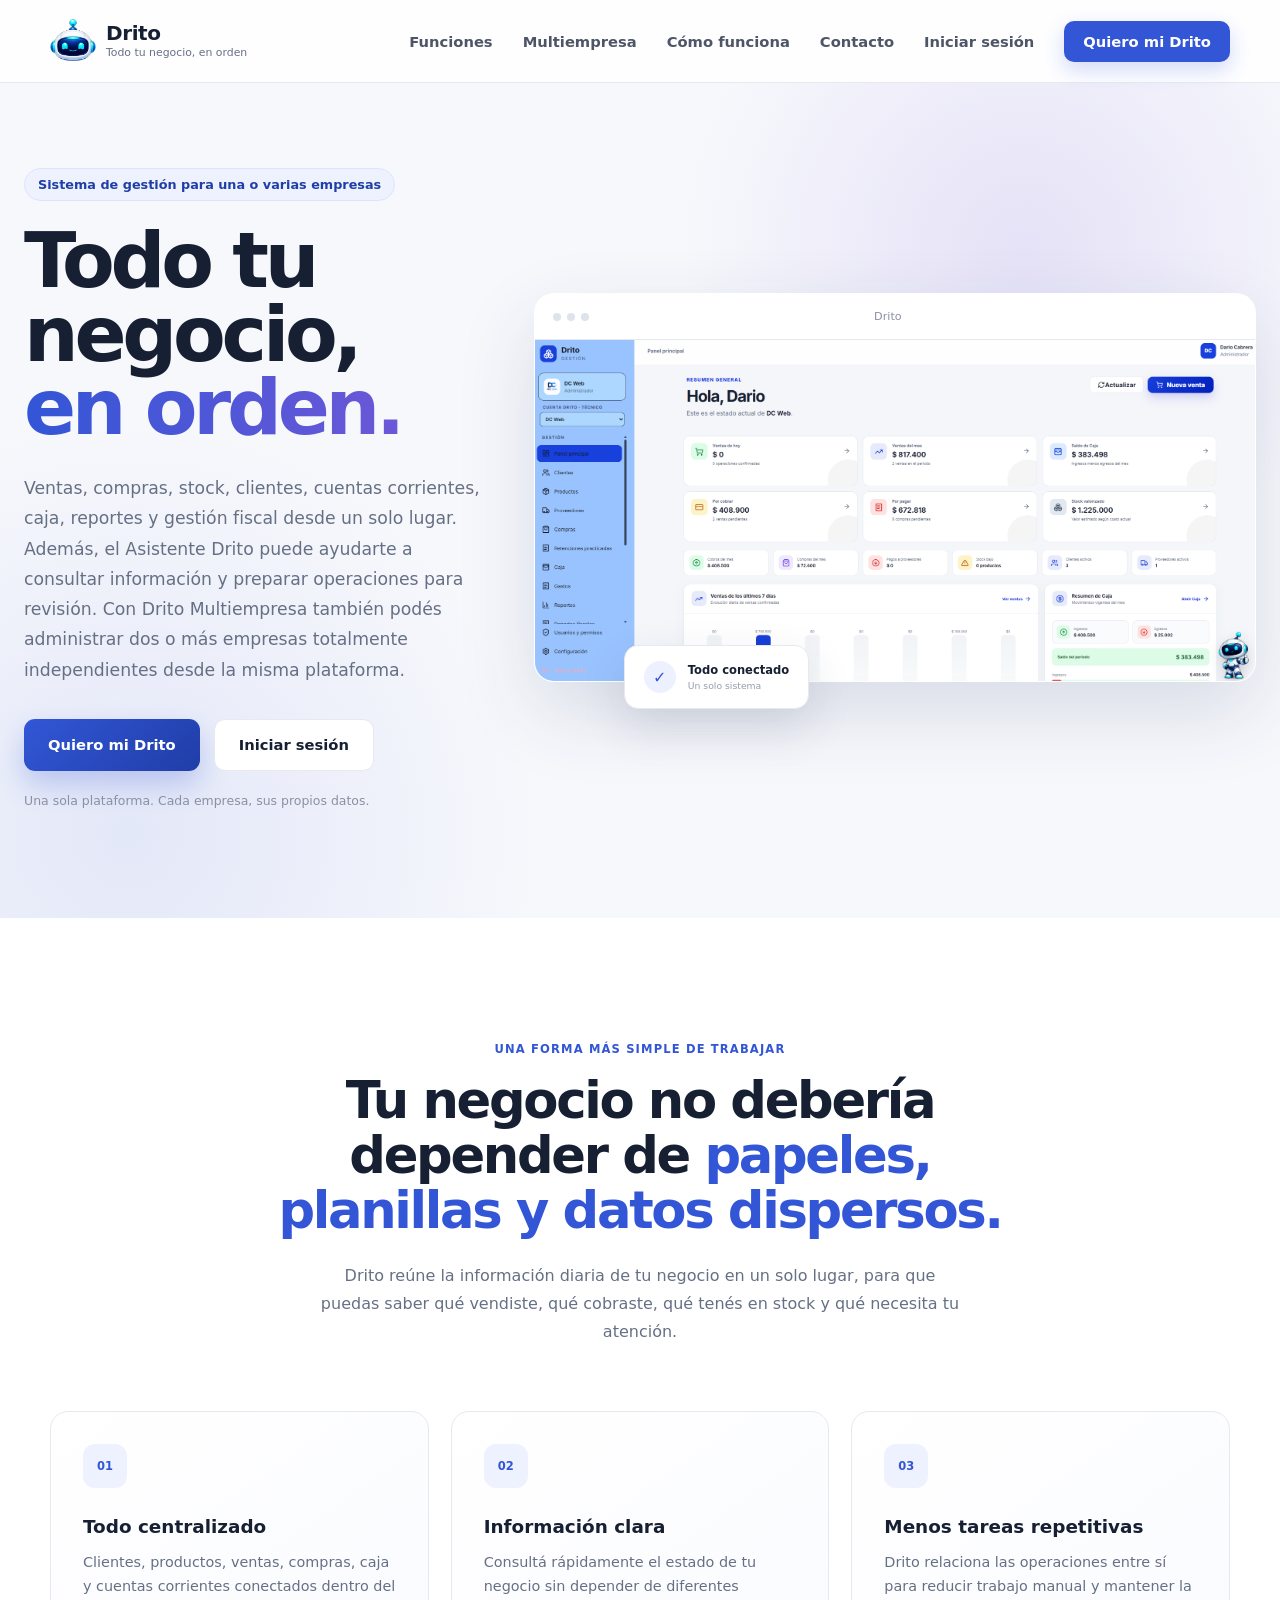
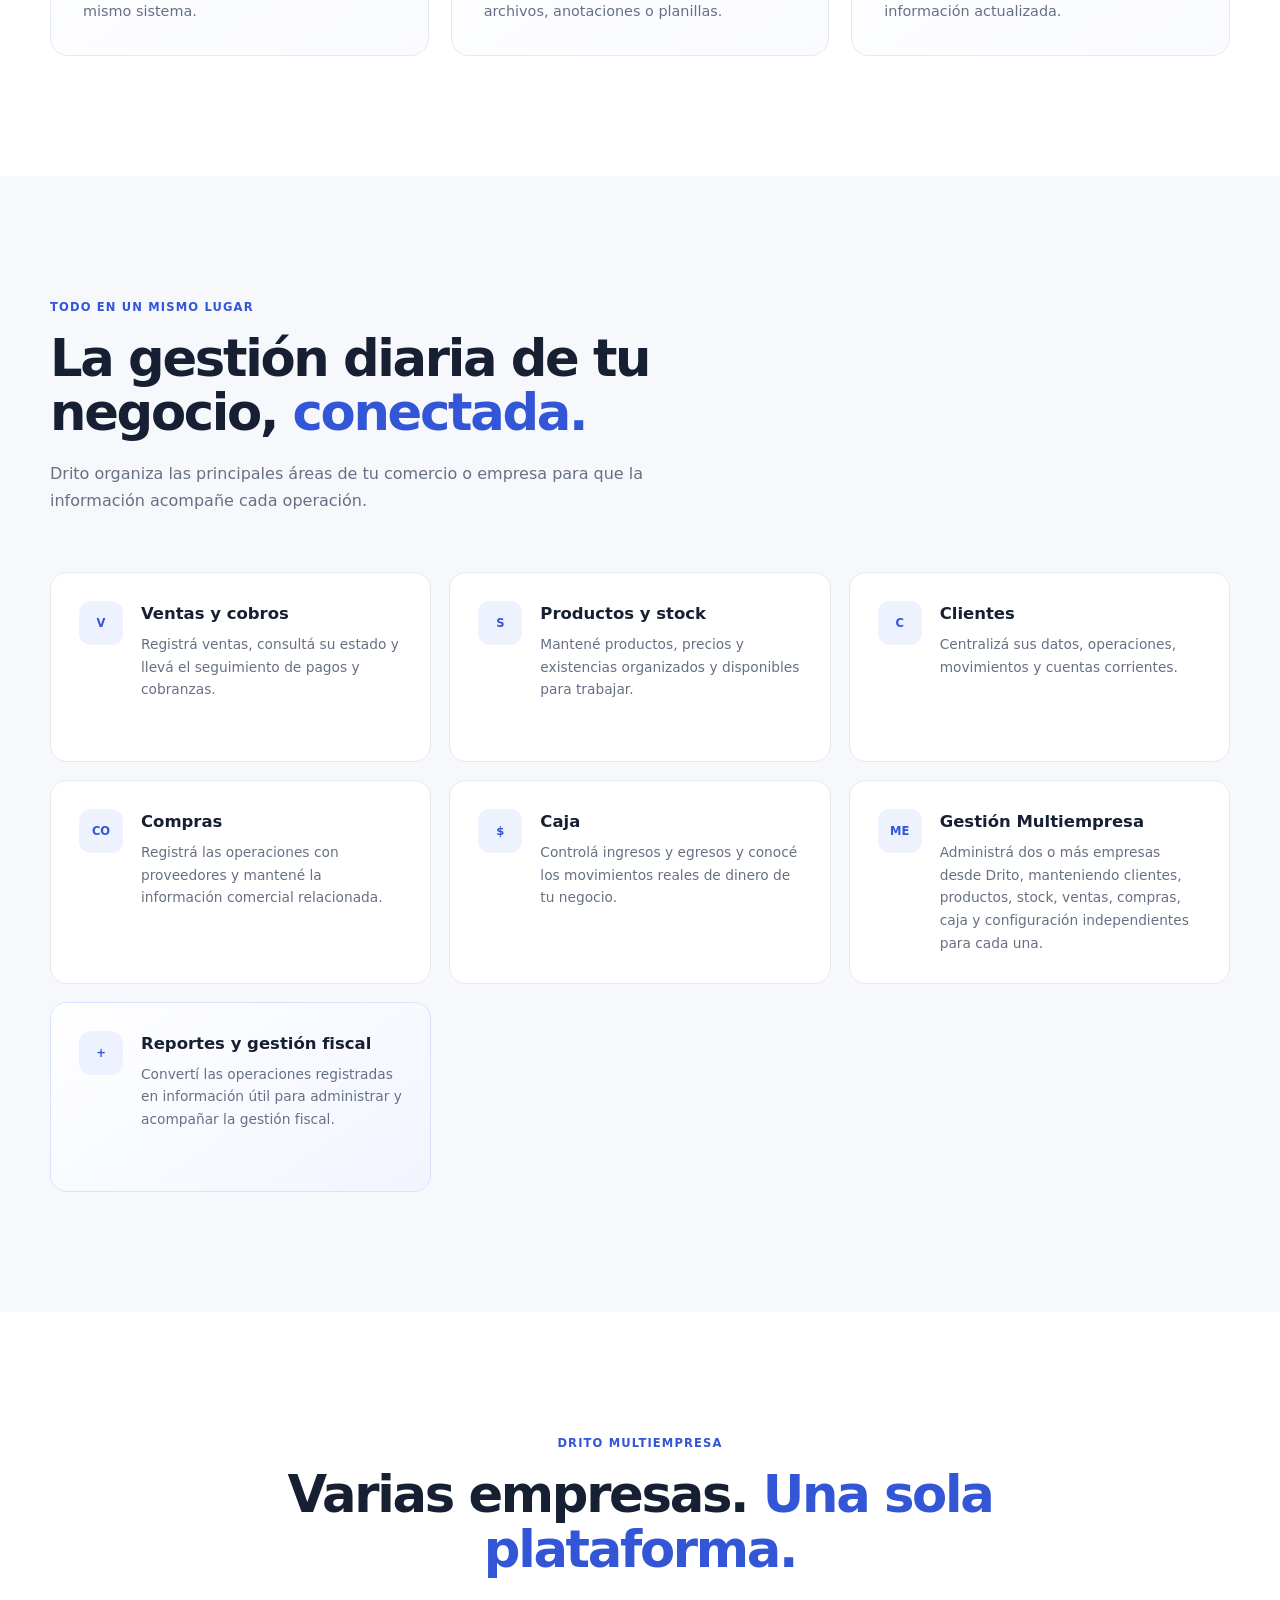
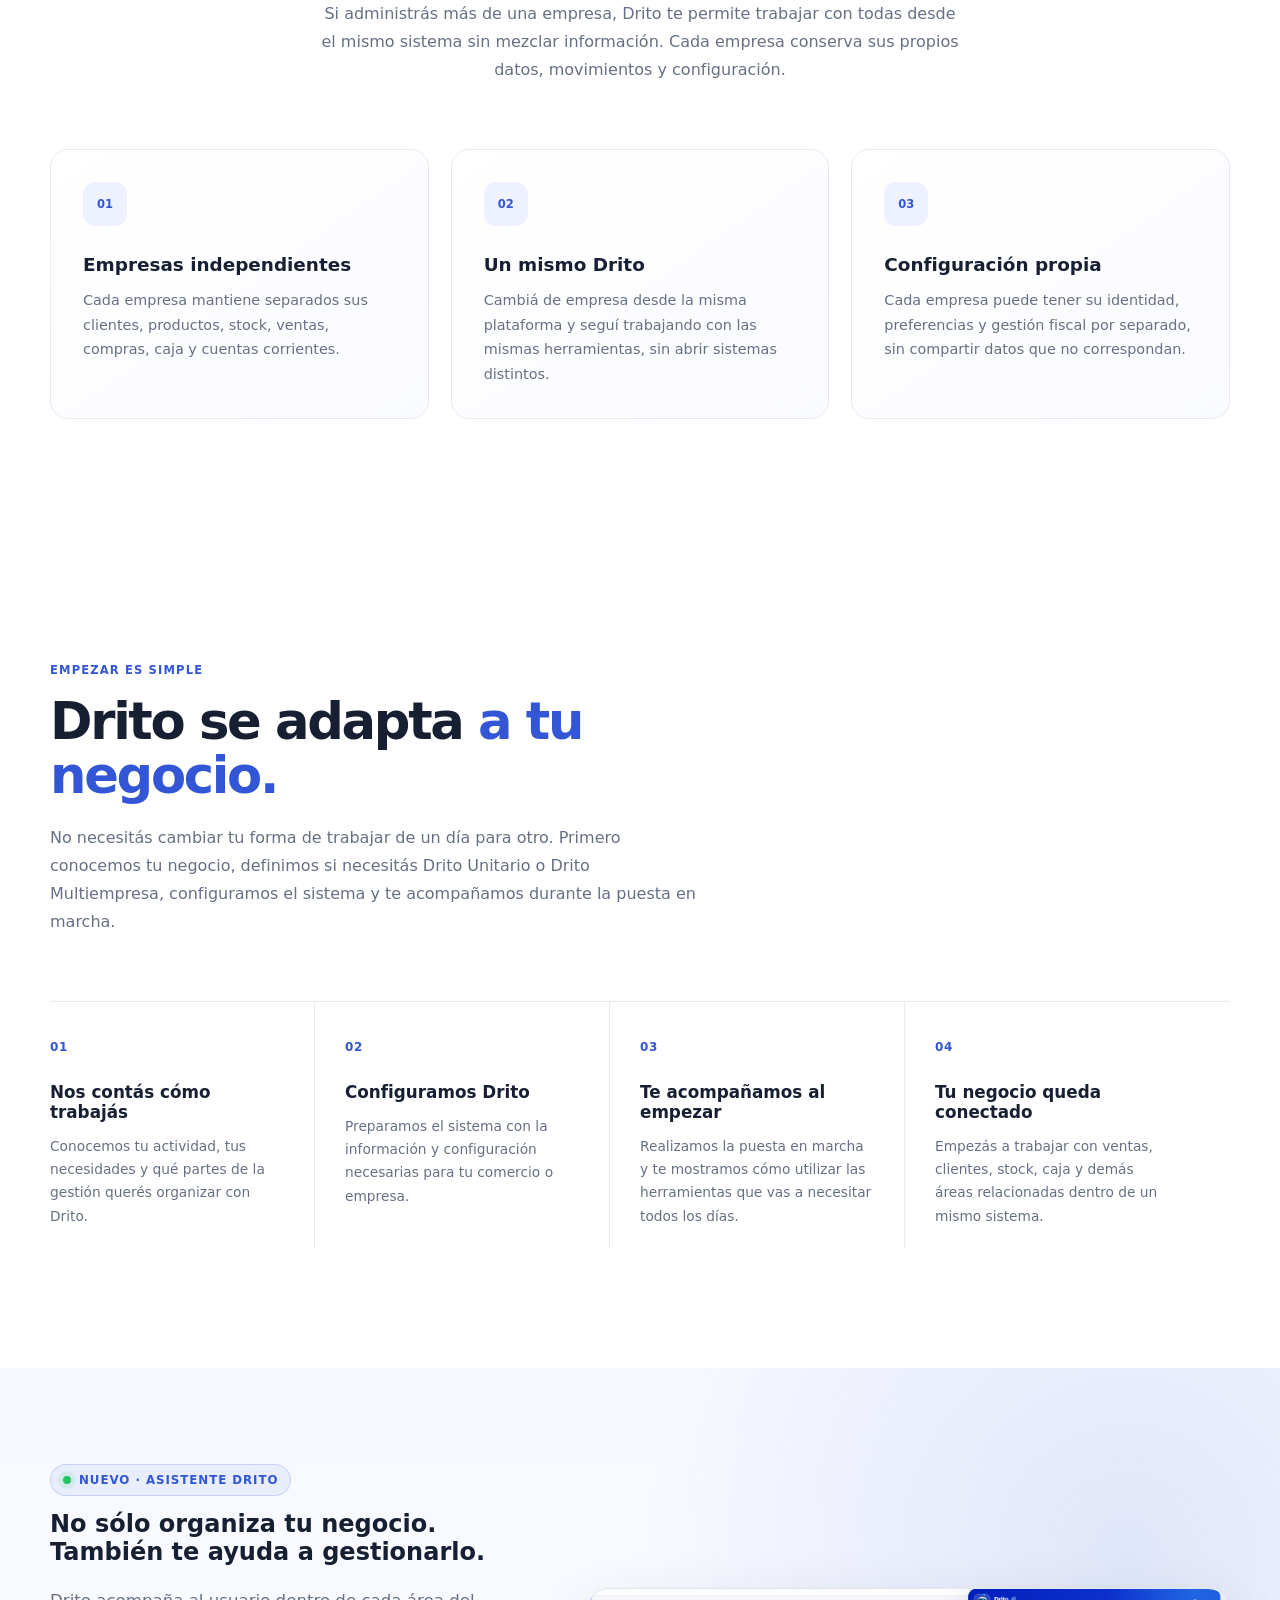
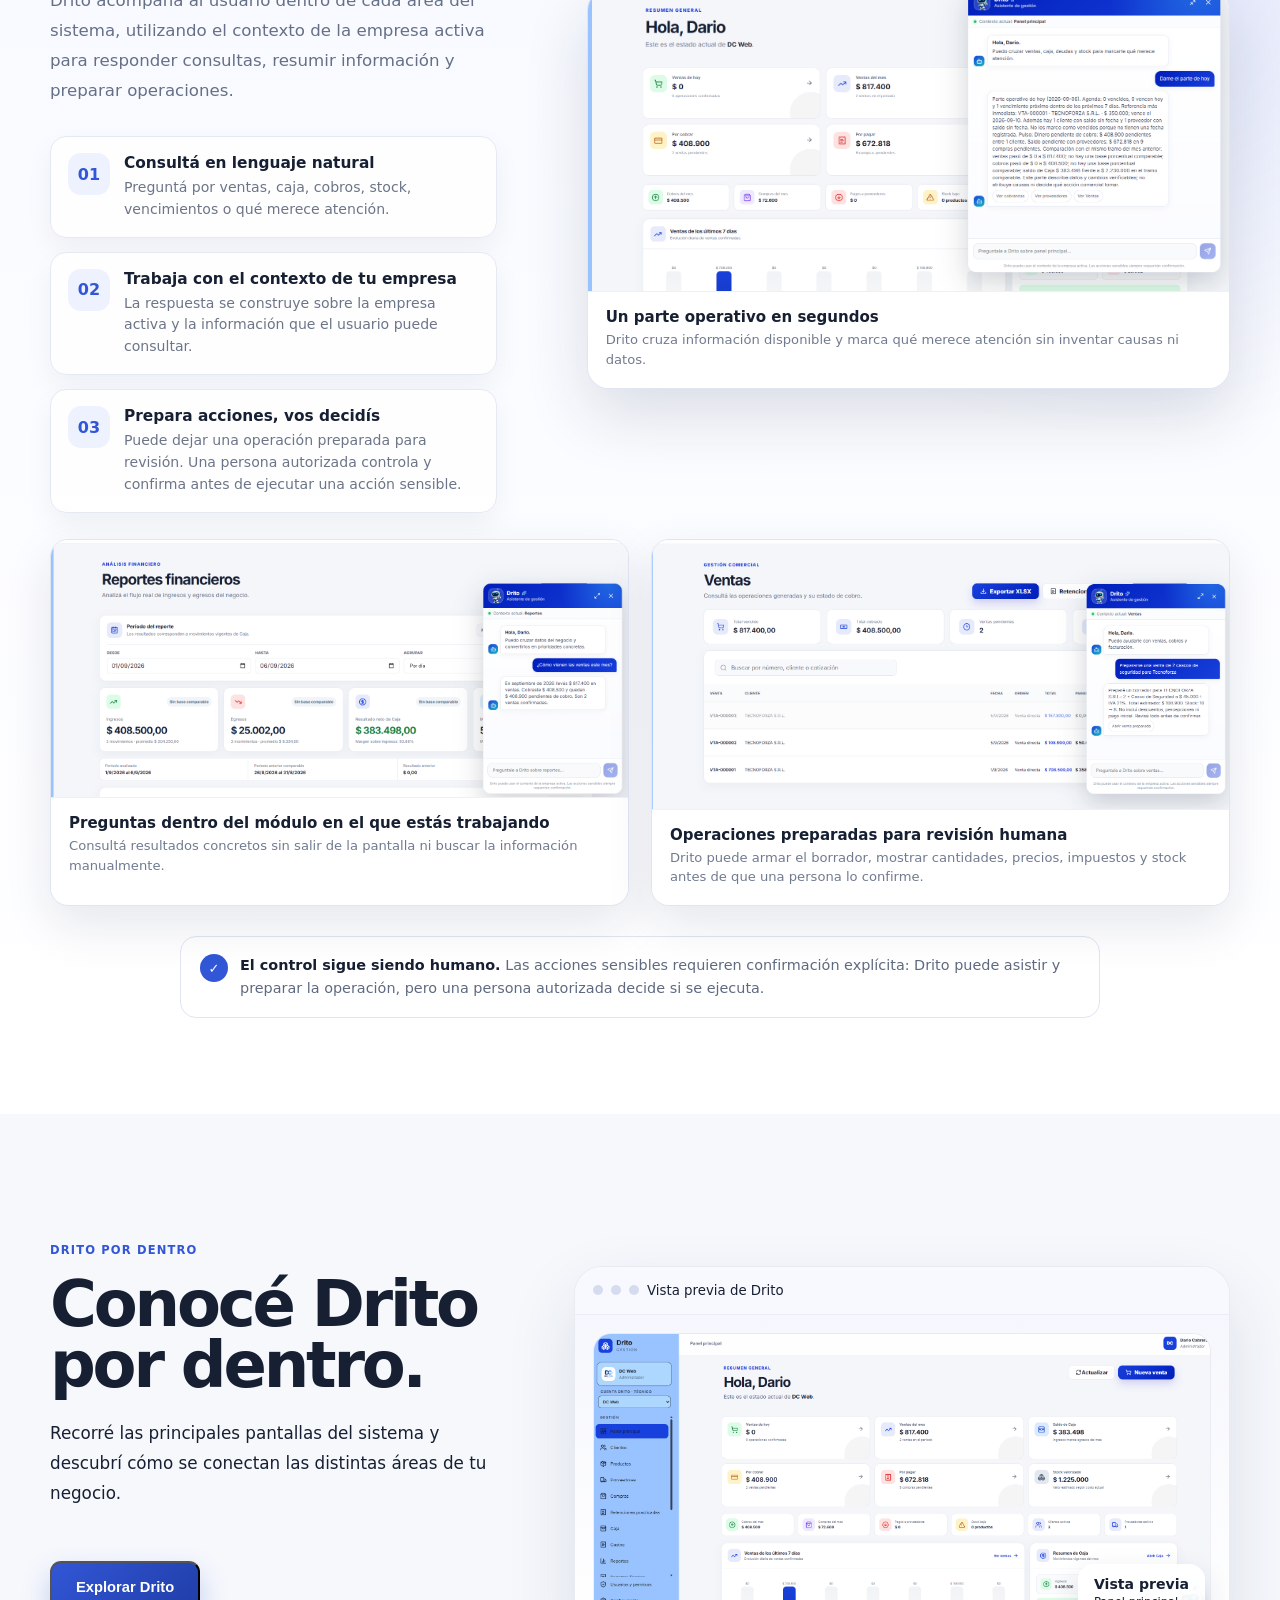
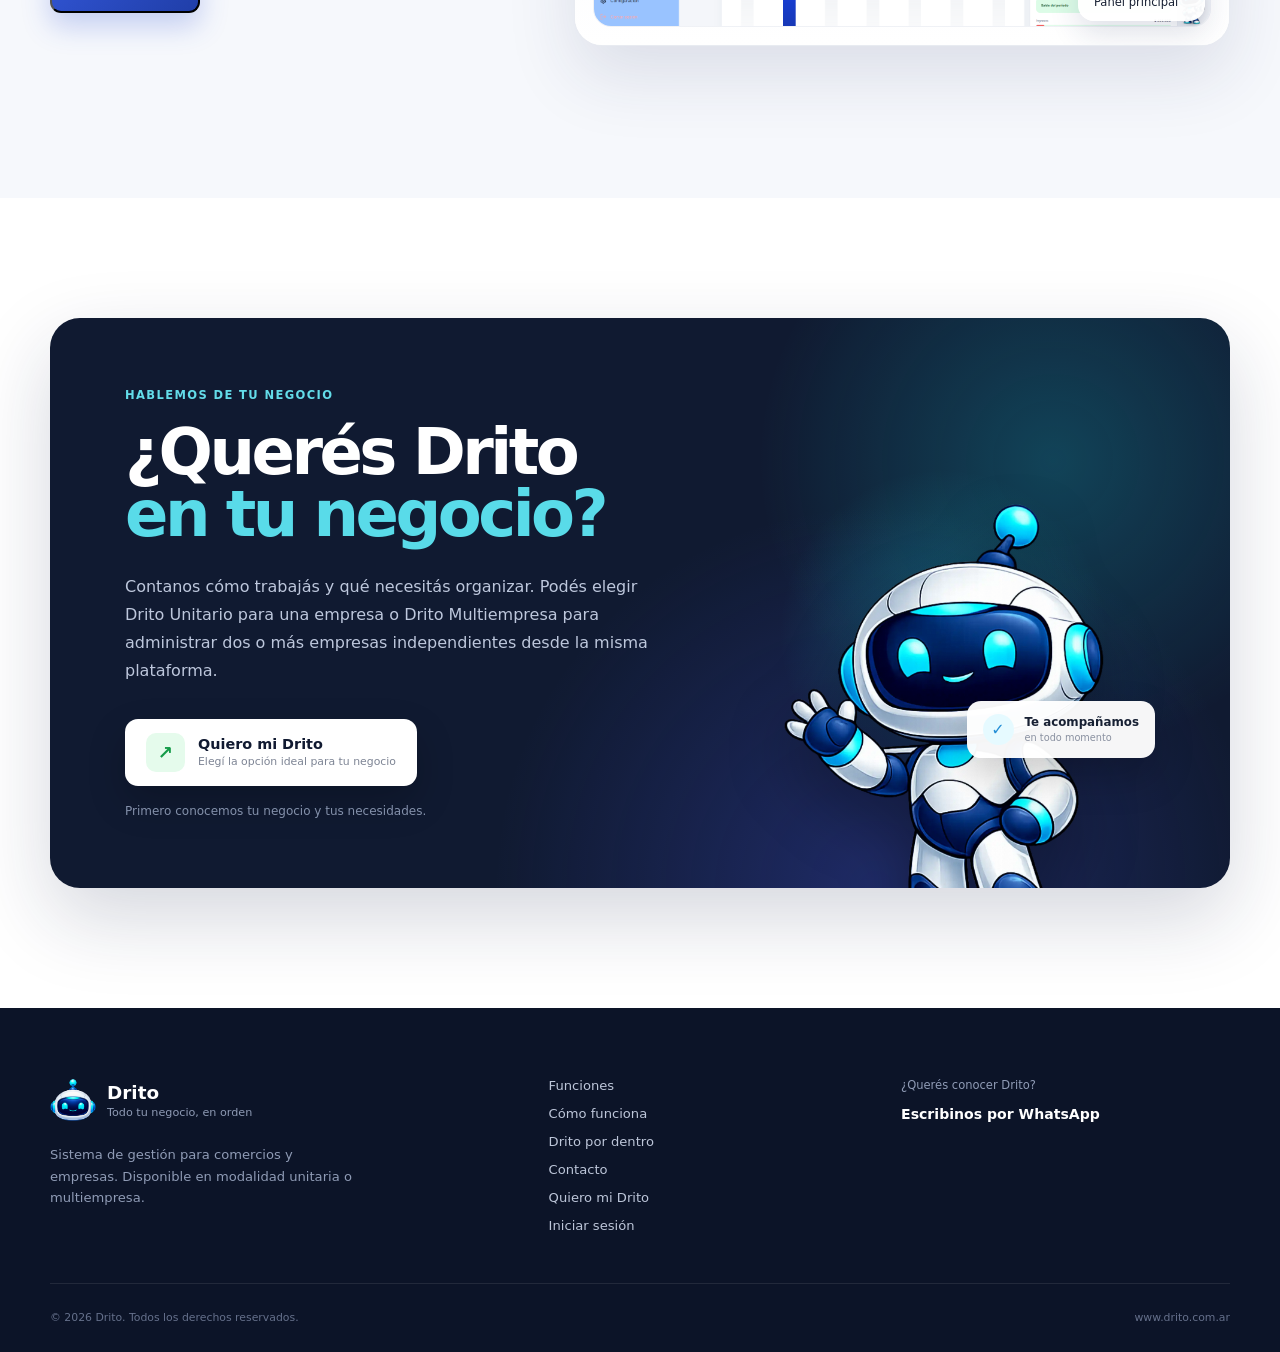
<file: index.html>
<!DOCTYPE html>
<html lang="es">

<head>
    <meta charset="UTF-8" />
    <meta name="viewport" content="width=device-width, initial-scale=1.0" />
    <link rel="icon" type="image/png" href="assets/brand/drito-mark.png" />

    <meta name="theme-color" content="#101a31" />

    <meta property="og:title" content="Drito | Todo tu negocio, en orden" />

    <meta property="og:description"
        content="Sistema de gestión para comercios y empresas con Asistente Drito. Administrá una o varias empresas, consultá información y prepará operaciones desde un solo lugar." />

    <meta property="og:type" content="website" />
    <meta property="og:url" content="https://www.drito.com.ar/" />

    <title>Drito | Todo tu negocio, en orden</title>

    <meta name="description"
        content="Drito es un sistema de gestión para comercios y empresas con asistente integrado. Ventas, compras, stock, clientes, caja, reportes y operaciones preparadas para revisión humana." />

    <link rel="stylesheet" href="styles.css" />

    <style>
        /* =====================================================
           DRITO ASISTENTE · LANDING 21A.6.6g.1b
        ====================================================== */
        .assistant-section {
            padding: 96px 0;
            overflow: hidden;
            background:
                radial-gradient(circle at 88% 14%, rgba(49, 86, 214, 0.12), transparent 30%),
                linear-gradient(180deg, #f7f9ff 0%, #ffffff 100%);
        }

        .assistant-intro-grid {
            display: grid;
            grid-template-columns: minmax(0, 0.82fr) minmax(0, 1.18fr);
            align-items: center;
            gap: clamp(42px, 7vw, 92px);
        }

        .assistant-copy h2 {
            max-width: 720px;
            margin: 14px 0 20px;
        }

        .assistant-copy > p {
            max-width: 700px;
            color: #657087;
            font-size: 1.04rem;
            line-height: 1.8;
        }

        .assistant-pill {
            display: inline-flex;
            align-items: center;
            gap: 8px;
            padding: 8px 12px;
            border: 1px solid rgba(49, 86, 214, 0.18);
            border-radius: 999px;
            color: #3156d6;
            background: rgba(49, 86, 214, 0.07);
            font-size: 0.74rem;
            font-weight: 900;
            letter-spacing: 0.08em;
            text-transform: uppercase;
        }

        .assistant-pill::before {
            width: 8px;
            height: 8px;
            border-radius: 50%;
            background: #22c55e;
            box-shadow: 0 0 0 5px rgba(34, 197, 94, 0.10);
            content: "";
        }

        .assistant-benefits {
            display: grid;
            gap: 14px;
            margin: 30px 0 0;
        }

        .assistant-benefit {
            display: grid;
            grid-template-columns: 42px minmax(0, 1fr);
            gap: 14px;
            align-items: start;
            padding: 16px 17px;
            border: 1px solid #e4e9f4;
            border-radius: 16px;
            background: rgba(255, 255, 255, 0.84);
            box-shadow: 0 12px 28px rgba(16, 26, 49, 0.05);
        }

        .assistant-benefit__icon {
            width: 42px;
            height: 42px;
            display: grid;
            place-items: center;
            border-radius: 13px;
            color: #3156d6;
            background: #eef2ff;
            font-weight: 900;
        }

        .assistant-benefit strong {
            display: block;
            margin: 1px 0 5px;
            color: #172033;
            font-size: 0.96rem;
        }

        .assistant-benefit span {
            display: block;
            color: #6c7588;
            font-size: 0.88rem;
            line-height: 1.55;
        }

        .assistant-shot {
            position: relative;
            margin: 0;
            overflow: hidden;
            border: 1px solid #dfe5f1;
            border-radius: 22px;
            background: #ffffff;
            box-shadow: 0 26px 65px rgba(22, 34, 65, 0.14);
        }

        .assistant-shot img {
            width: 100%;
            height: auto;
            display: block;
        }

        .assistant-shot figcaption {
            display: grid;
            gap: 4px;
            padding: 16px 18px 18px;
            border-top: 1px solid #edf0f6;
            background: #ffffff;
        }

        .assistant-shot figcaption strong {
            color: #172033;
            font-size: 0.94rem;
        }

        .assistant-shot figcaption span {
            color: #717b90;
            font-size: 0.82rem;
            line-height: 1.5;
        }

        .assistant-gallery {
            display: grid;
            grid-template-columns: repeat(2, minmax(0, 1fr));
            gap: 22px;
            margin-top: 26px;
        }

        .assistant-gallery .assistant-shot {
            border-radius: 18px;
            box-shadow: 0 18px 48px rgba(22, 34, 65, 0.10);
        }

        .assistant-control-note {
            display: flex;
            align-items: flex-start;
            gap: 12px;
            max-width: 920px;
            margin: 30px auto 0;
            padding: 17px 19px;
            border: 1px solid #dfe5f1;
            border-radius: 16px;
            color: #5f6a81;
            background: #ffffff;
            font-size: 0.9rem;
            line-height: 1.6;
        }

        .assistant-control-note strong {
            color: #172033;
        }

        .assistant-control-note__mark {
            flex: 0 0 auto;
            width: 28px;
            height: 28px;
            display: grid;
            place-items: center;
            border-radius: 50%;
            color: #ffffff;
            background: #3156d6;
            font-size: 0.82rem;
            font-weight: 900;
        }

        @media (max-width: 980px) {
            .assistant-section {
                padding: 78px 0;
            }

            .assistant-intro-grid {
                grid-template-columns: 1fr;
                gap: 34px;
            }

            .assistant-copy {
                max-width: 800px;
            }
        }

        @media (max-width: 720px) {
            .assistant-section {
                padding: 62px 0;
            }

            .assistant-gallery {
                grid-template-columns: 1fr;
            }

            .assistant-shot {
                border-radius: 16px;
            }

            .assistant-benefit {
                grid-template-columns: 38px minmax(0, 1fr);
                padding: 14px;
            }

            .assistant-benefit__icon {
                width: 38px;
                height: 38px;
            }
        }
    </style>

</head>

<body>

    <header class="header">
        <div class="container header-inner">

            <a href="#" class="brand">
                <img src="assets/brand/drito-mark.png" alt="Drito" class="brand-mark" />

                <div class="brand-copy">
                    <span class="brand-name">Drito</span>
                    <span class="brand-slogan">Todo tu negocio, en orden</span>
                </div>
            </a>
            <nav class="nav">
                <a href="#funciones">Funciones</a>
                <a href="#multiempresa">Multiempresa</a>
                <a href="#como-funciona">Cómo funciona</a>
                <a href="#contacto">Contacto</a>
                <a href="https://app.drito.com.ar/login">
                    Iniciar sesión
                </a>

                <a href="quiero-mi-drito.html" class="nav-button" style="color: #ffffff;">
                    Quiero mi Drito
                </a>
            </nav>

        </div>
    </header>


    <main>

        <section class="hero">

            <div class="container hero-grid">

                <div class="hero-content">

                    <span class="hero-label">
                        Sistema de gestión para una o varias empresas
                    </span>

                    <h1>
                        Todo tu negocio,
                        <span>en orden.</span>
                    </h1>

                    <p class="hero-description">
                        Ventas, compras, stock, clientes, cuentas corrientes,
                        caja, reportes y gestión fiscal desde un solo lugar.
                        Además, el Asistente Drito puede ayudarte a consultar información
                        y preparar operaciones para revisión. Con Drito Multiempresa también
                        podés administrar dos o más empresas totalmente independientes
                        desde la misma plataforma.
                    </p>

                    <div class="hero-actions">

                        <a href="quiero-mi-drito.html" class="button button-primary">
                            Quiero mi Drito
                        </a>

                        <a href="https://app.drito.com.ar/login" class="button button-secondary">
                            Iniciar sesión
                        </a>

                    </div>

                    <p class="hero-small">
                        Una sola plataforma. Cada empresa, sus propios datos.
                    </p>

                </div>


                <div class="hero-visual">

                    <div class="dashboard-window">

                        <div class="window-header">
                            <div class="window-dots">
                                <span></span>
                                <span></span>
                                <span></span>
                            </div>

                            <span>Drito</span>
                        </div>


                        <div class="dashboard-real">
                            <img src="assets/screenshots/dashboard.png" alt="Panel principal de Drito" />
                        </div>

                    </div>

                    <div class="floating-card">
                        <span>✓</span>

                        <div>
                            <strong>Todo conectado</strong>
                            <small>Un solo sistema</small>
                        </div>
                    </div>

                </div>

            </div>

        </section>
        <section class="problem-section">

            <div class="container">

                <div class="section-heading">

                    <span class="section-label">
                        UNA FORMA MÁS SIMPLE DE TRABAJAR
                    </span>

                    <h2>
                        Tu negocio no debería depender de
                        <span>papeles, planillas y datos dispersos.</span>
                    </h2>

                    <p>
                        Drito reúne la información diaria de tu negocio en un solo lugar,
                        para que puedas saber qué vendiste, qué cobraste, qué tenés en stock
                        y qué necesita tu atención.
                    </p>

                </div>


                <div class="problem-grid">

                    <article class="problem-card">
                        <div class="problem-icon">01</div>

                        <h3>Todo centralizado</h3>

                        <p>
                            Clientes, productos, ventas, compras, caja y cuentas corrientes
                            conectados dentro del mismo sistema.
                        </p>
                    </article>


                    <article class="problem-card">
                        <div class="problem-icon">02</div>

                        <h3>Información clara</h3>

                        <p>
                            Consultá rápidamente el estado de tu negocio sin depender de
                            diferentes archivos, anotaciones o planillas.
                        </p>
                    </article>


                    <article class="problem-card">
                        <div class="problem-icon">03</div>

                        <h3>Menos tareas repetitivas</h3>

                        <p>
                            Drito relaciona las operaciones entre sí para reducir trabajo
                            manual y mantener la información actualizada.
                        </p>
                    </article>

                </div>

            </div>

        </section>

        <section class="features-section" id="funciones">

            <div class="container">

                <div class="features-heading">

                    <span class="section-label">
                        TODO EN UN MISMO LUGAR
                    </span>

                    <h2>
                        La gestión diaria de tu negocio,
                        <span>conectada.</span>
                    </h2>

                    <p>
                        Drito organiza las principales áreas de tu comercio o empresa
                        para que la información acompañe cada operación.
                    </p>

                </div>


                <div class="features-grid">

                    <article class="feature-card">
                        <div class="feature-icon">V</div>

                        <div>
                            <h3>Ventas y cobros</h3>

                            <p>
                                Registrá ventas, consultá su estado y llevá el seguimiento
                                de pagos y cobranzas.
                            </p>
                        </div>
                    </article>


                    <article class="feature-card">
                        <div class="feature-icon">S</div>

                        <div>
                            <h3>Productos y stock</h3>

                            <p>
                                Mantené productos, precios y existencias organizados
                                y disponibles para trabajar.
                            </p>
                        </div>
                    </article>


                    <article class="feature-card">
                        <div class="feature-icon">C</div>

                        <div>
                            <h3>Clientes</h3>

                            <p>
                                Centralizá sus datos, operaciones, movimientos
                                y cuentas corrientes.
                            </p>
                        </div>
                    </article>


                    <article class="feature-card">
                        <div class="feature-icon">CO</div>

                        <div>
                            <h3>Compras</h3>

                            <p>
                                Registrá las operaciones con proveedores y mantené
                                la información comercial relacionada.
                            </p>
                        </div>
                    </article>


                    <article class="feature-card">
                        <div class="feature-icon">$</div>

                        <div>
                            <h3>Caja</h3>

                            <p>
                                Controlá ingresos y egresos y conocé los movimientos
                                reales de dinero de tu negocio.
                            </p>
                        </div>
                    </article>


                    <article class="feature-card">
                        <div class="feature-icon">ME</div>

                        <div>
                            <h3>Gestión Multiempresa</h3>

                            <p>
                                Administrá dos o más empresas desde Drito, manteniendo
                                clientes, productos, stock, ventas, compras, caja y
                                configuración independientes para cada una.
                            </p>
                        </div>
                    </article>


                    <article class="feature-card feature-card-highlight">
                        <div class="feature-icon">+</div>

                        <div>
                            <h3>Reportes y gestión fiscal</h3>

                            <p>
                                Convertí las operaciones registradas en información útil
                                para administrar y acompañar la gestión fiscal.
                            </p>
                        </div>
                    </article>

                </div>

            </div>

        </section>

        <section class="problem-section" id="multiempresa">

            <div class="container">

                <div class="section-heading">

                    <span class="section-label">
                        DRITO MULTIEMPRESA
                    </span>

                    <h2>
                        Varias empresas.
                        <span>Una sola plataforma.</span>
                    </h2>

                    <p>
                        Si administrás más de una empresa, Drito te permite trabajar
                        con todas desde el mismo sistema sin mezclar información.
                        Cada empresa conserva sus propios datos, movimientos y configuración.
                    </p>

                </div>


                <div class="problem-grid">

                    <article class="problem-card">
                        <div class="problem-icon">01</div>

                        <h3>Empresas independientes</h3>

                        <p>
                            Cada empresa mantiene separados sus clientes, productos,
                            stock, ventas, compras, caja y cuentas corrientes.
                        </p>
                    </article>


                    <article class="problem-card">
                        <div class="problem-icon">02</div>

                        <h3>Un mismo Drito</h3>

                        <p>
                            Cambiá de empresa desde la misma plataforma y seguí trabajando
                            con las mismas herramientas, sin abrir sistemas distintos.
                        </p>
                    </article>


                    <article class="problem-card">
                        <div class="problem-icon">03</div>

                        <h3>Configuración propia</h3>

                        <p>
                            Cada empresa puede tener su identidad, preferencias y gestión
                            fiscal por separado, sin compartir datos que no correspondan.
                        </p>
                    </article>

                </div>

            </div>

        </section>

        <section class="how-section" id="como-funciona">

            <div class="container">

                <div class="how-heading">

                    <span class="section-label">
                        EMPEZAR ES SIMPLE
                    </span>

                    <h2>
                        Drito se adapta
                        <span>a tu negocio.</span>
                    </h2>

                    <p>
                        No necesitás cambiar tu forma de trabajar de un día para otro.
                        Primero conocemos tu negocio, definimos si necesitás Drito Unitario
                        o Drito Multiempresa, configuramos el sistema y te acompañamos
                        durante la puesta en marcha.
                    </p>

                </div>


                <div class="how-steps">

                    <article class="how-step">

                        <span class="step-number">01</span>

                        <div>
                            <h3>Nos contás cómo trabajás</h3>

                            <p>
                                Conocemos tu actividad, tus necesidades y qué partes de
                                la gestión querés organizar con Drito.
                            </p>
                        </div>

                    </article>


                    <article class="how-step">

                        <span class="step-number">02</span>

                        <div>
                            <h3>Configuramos Drito</h3>

                            <p>
                                Preparamos el sistema con la información y configuración
                                necesarias para tu comercio o empresa.
                            </p>
                        </div>

                    </article>


                    <article class="how-step">

                        <span class="step-number">03</span>

                        <div>
                            <h3>Te acompañamos al empezar</h3>

                            <p>
                                Realizamos la puesta en marcha y te mostramos cómo utilizar
                                las herramientas que vas a necesitar todos los días.
                            </p>
                        </div>

                    </article>


                    <article class="how-step">

                        <span class="step-number">04</span>

                        <div>
                            <h3>Tu negocio queda conectado</h3>

                            <p>
                                Empezás a trabajar con ventas, clientes, stock, caja y demás
                                áreas relacionadas dentro de un mismo sistema.
                            </p>
                        </div>

                    </article>

                </div>

            </div>

        </section>


        <section class="assistant-section" id="asistente-drito">
            <div class="container">

                <div class="assistant-intro-grid">

                    <div class="assistant-copy">
                        <span class="assistant-pill">
                            Nuevo · Asistente Drito
                        </span>

                        <h2>
                            No sólo organiza tu negocio.
                            <span>También te ayuda a gestionarlo.</span>
                        </h2>

                        <p>
                            Drito acompaña al usuario dentro de cada área del sistema,
                            utilizando el contexto de la empresa activa para responder
                            consultas, resumir información y preparar operaciones.
                        </p>

                        <div class="assistant-benefits">

                            <div class="assistant-benefit">
                                <div class="assistant-benefit__icon">01</div>
                                <div>
                                    <strong>Consultá en lenguaje natural</strong>
                                    <span>
                                        Preguntá por ventas, caja, cobros, stock,
                                        vencimientos o qué merece atención.
                                    </span>
                                </div>
                            </div>

                            <div class="assistant-benefit">
                                <div class="assistant-benefit__icon">02</div>
                                <div>
                                    <strong>Trabaja con el contexto de tu empresa</strong>
                                    <span>
                                        La respuesta se construye sobre la empresa activa
                                        y la información que el usuario puede consultar.
                                    </span>
                                </div>
                            </div>

                            <div class="assistant-benefit">
                                <div class="assistant-benefit__icon">03</div>
                                <div>
                                    <strong>Prepara acciones, vos decidís</strong>
                                    <span>
                                        Puede dejar una operación preparada para revisión.
                                        Una persona autorizada controla y confirma antes
                                        de ejecutar una acción sensible.
                                    </span>
                                </div>
                            </div>

                        </div>
                    </div>

                    <figure class="assistant-shot">
                        <img
                            src="assets/screenshots/drito-asistente-parte-hoy.png"
                            alt="Asistente Drito mostrando un parte operativo con información de ventas, cobros, proveedores y caja"
                            loading="lazy"
                        />
                        <figcaption>
                            <strong>Un parte operativo en segundos</strong>
                            <span>
                                Drito cruza información disponible y marca qué merece
                                atención sin inventar causas ni datos.
                            </span>
                        </figcaption>
                    </figure>

                </div>

                <div class="assistant-gallery">

                    <figure class="assistant-shot">
                        <img
                            src="assets/screenshots/drito-asistente-ventas-mes.png"
                            alt="Asistente Drito respondiendo cómo vienen las ventas del mes dentro de Reportes"
                            loading="lazy"
                        />
                        <figcaption>
                            <strong>Preguntas dentro del módulo en el que estás trabajando</strong>
                            <span>
                                Consultá resultados concretos sin salir de la pantalla
                                ni buscar la información manualmente.
                            </span>
                        </figcaption>
                    </figure>

                    <figure class="assistant-shot">
                        <img
                            src="assets/screenshots/drito-asistente-prepara-venta.png"
                            alt="Asistente Drito preparando una venta para revisión antes de confirmarla"
                            loading="lazy"
                        />
                        <figcaption>
                            <strong>Operaciones preparadas para revisión humana</strong>
                            <span>
                                Drito puede armar el borrador, mostrar cantidades, precios,
                                impuestos y stock antes de que una persona lo confirme.
                            </span>
                        </figcaption>
                    </figure>

                </div>

                <div class="assistant-control-note">
                    <span class="assistant-control-note__mark">✓</span>
                    <div>
                        <strong>El control sigue siendo humano.</strong>
                        Las acciones sensibles requieren confirmación explícita:
                        Drito puede asistir y preparar la operación, pero una persona
                        autorizada decide si se ejecuta.
                    </div>
                </div>

            </div>
        </section>

        <section class="product-showcase" id="drito-por-dentro">

            <div class="container inside-preview-layout">

                <div class="showcase-heading inside-preview-copy">

                    <span class="section-label">
                        DRITO POR DENTRO
                    </span>

                    <h2>
                        Conocé Drito
                        <span>por dentro.</span>
                    </h2>

                    <p>
                        Recorré las principales pantallas del sistema y descubrí
                        cómo se conectan las distintas áreas de tu negocio.
                    </p>

                    <button type="button" class="button button-primary" id="openDritoGallery">
                        Explorar Drito
                    </button>

                </div>


                <div class="inside-preview-window" id="openDritoGalleryPreview">

                    <div class="inside-window-topbar">
                        <span></span>
                        <span></span>
                        <span></span>

                        <small>Vista previa de Drito</small>
                    </div>

                    <div class="inside-window-body">

                        <img src="assets/screenshots/dashboard.png" alt="Vista previa del panel principal de Drito" />

                    </div>

                    <div class="inside-window-badge">
                        <strong>Vista previa</strong>
                        <small>Panel principal</small>
                    </div>

                </div>

            </div>


            <!-- =====================================================
       GALERÍA DRITO
  ====================================================== -->

            <div class="drito-gallery" id="dritoGallery" hidden>

                <div class="drito-gallery-overlay"></div>

                <div class="drito-gallery-dialog">

                    <button type="button" class="drito-gallery-close" id="closeDritoGallery"
                        aria-label="Cerrar galería">
                        ×
                    </button>


                    <div class="drito-gallery-header">

                        <span class="section-label">
                            DRITO POR DENTRO
                        </span>

                        <h3 id="galleryTitle">
                            Panel principal
                        </h3>

                        <p id="galleryDescription">
                            Una vista general de las principales áreas de tu negocio.
                        </p>

                    </div>


                    <div class="drito-gallery-screen">

                        <img id="galleryImage" src="assets/screenshots/dashboard.png" alt="Panel principal de Drito" />

                    </div>


                    <div class="drito-gallery-controls">

                        <button type="button" id="galleryPrevious" class="gallery-arrow">
                            ← Anterior
                        </button>

                        <span id="galleryCounter">
                            1 / 7
                        </span>

                        <button type="button" id="galleryNext" class="gallery-arrow">
                            Siguiente →
                        </button>

                    </div>


                    <div class="drito-gallery-tabs">

                        <button type="button" data-screen="0">Panel</button>
                        <button type="button" data-screen="1">Ventas</button>
                        <button type="button" data-screen="2">Caja</button>
                        <button type="button" data-screen="3">Productos</button>
                        <button type="button" data-screen="4">Clientes</button>
                        <button type="button" data-screen="5">Compras</button>
                        <button type="button" data-screen="6">Stock</button>

                    </div>

                </div>

            </div>

        </section>


        <section class="contact-section" id="contacto">

            <div class="container">

                <div class="contact-card">

                    <div class="contact-copy">

                        <span class="contact-label">
                            HABLEMOS DE TU NEGOCIO
                        </span>

                        <h2>
                            ¿Querés Drito
                            <span>en tu negocio?</span>
                        </h2>

                        <p>
                            Contanos cómo trabajás y qué necesitás organizar.
                            Podés elegir Drito Unitario para una empresa o Drito Multiempresa
                            para administrar dos o más empresas independientes desde la misma plataforma.
                        </p>

                        <a href="quiero-mi-drito.html" class="contact-button">
                            <span class="contact-button-icon">↗</span>

                            <div>
                                <strong>Quiero mi Drito</strong>
                                <small>Elegí la opción ideal para tu negocio</small>
                            </div>
                        </a>

                        <span class="contact-note">
                            Primero conocemos tu negocio y tus necesidades.
                        </span>

                    </div>


                    <div class="contact-visual">

                        <div class="contact-glow"></div>

                        <img src="assets/brand/drito-icon.png" alt="Drito" class="contact-robot" />

                        <div class="contact-message">
                            <span>✓</span>

                            <div>
                                <strong>Te acompañamos</strong>
                                <small>en todo momento</small>
                            </div>
                        </div>

                    </div>

                </div>

            </div>

        </section>



    </main>

    <footer class="site-footer">

        <div class="container footer-inner">

            <div class="footer-brand">

                <div class="footer-brand-top">

                    <img src="assets/brand/drito-mark.png" alt="Drito" class="footer-mark" />

                    <div>
                        <strong>Drito</strong>
                        <span>Todo tu negocio, en orden</span>
                    </div>

                </div>

                <p>
                    Sistema de gestión para comercios y empresas. Disponible en modalidad unitaria o multiempresa.
                </p>

            </div>


            <div class="footer-links">

                <a href="#funciones">
                    Funciones
                </a>

                <a href="#como-funciona">
                    Cómo funciona
                </a>

                <a href="#drito-por-dentro">
                    Drito por dentro
                </a>

                <a href="#contacto">
                    Contacto
                </a>

                <a href="quiero-mi-drito.html">
                    Quiero mi Drito
                </a>

                <a href="https://app.drito.com.ar/login">
                    Iniciar sesión
                </a>

            </div>


            <div class="footer-contact">

                <span>¿Querés conocer Drito?</span>

                <a href="https://wa.me/5492983419423?text=Hola%2C%20vi%20Drito%20y%20quiero%20recibir%20informaci%C3%B3n%20para%20implementarlo%20en%20mi%20negocio."
                    target="_blank" rel="noopener noreferrer">
                    Escribinos por WhatsApp
                </a>

            </div>

        </div>


        <div class="container footer-bottom">

            <span>
                © 2026 Drito. Todos los derechos reservados.
            </span>

            <span>
                www.drito.com.ar
            </span>

        </div>

    </footer>

    <script src="script.js"></script>

</body>

</html>
</file>
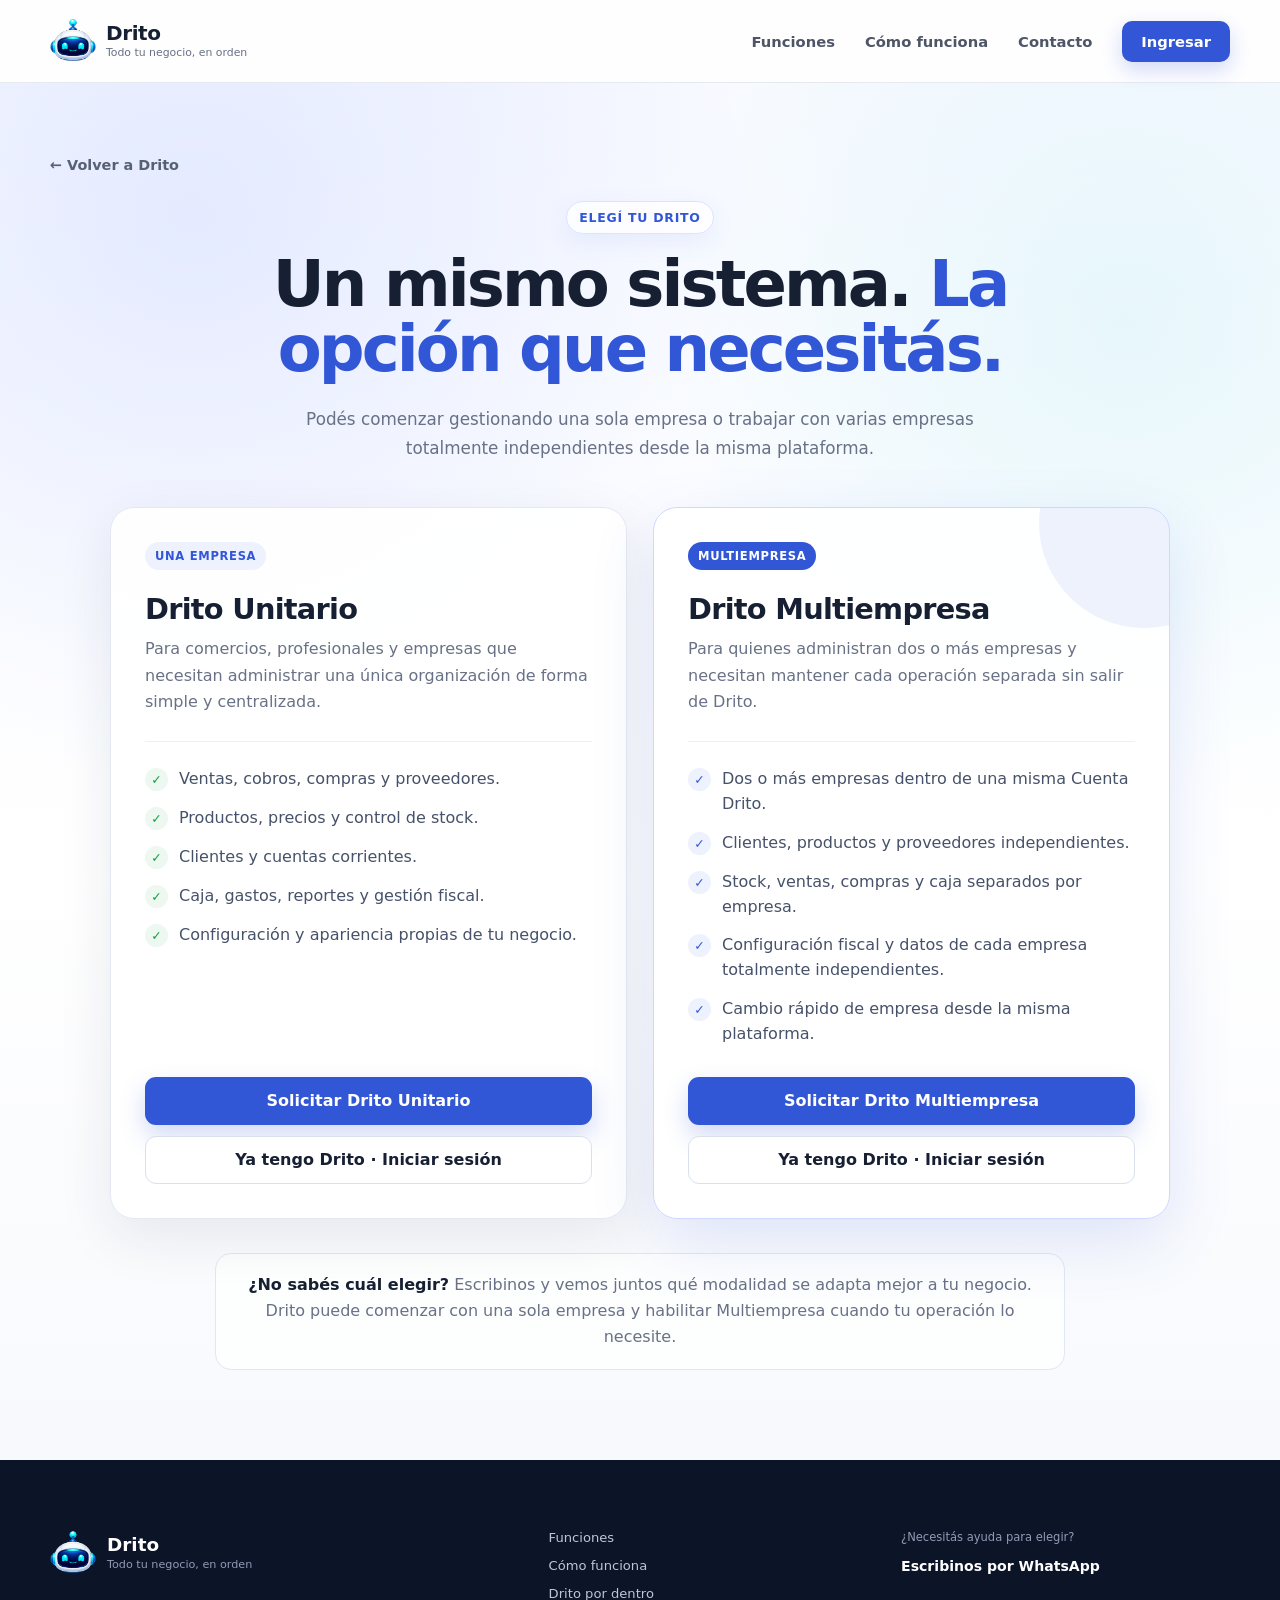
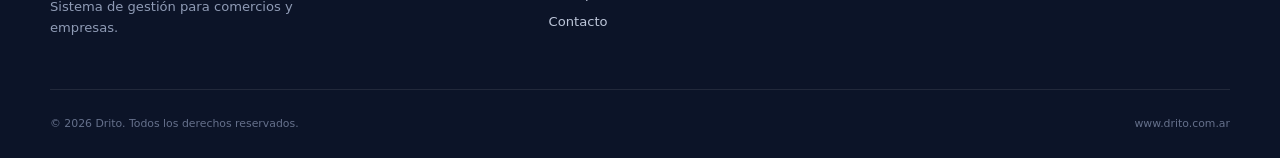
<file: quiero-mi-drito.html>
<!DOCTYPE html>
<html lang="es">

<head>
  <meta charset="UTF-8" />
  <meta name="viewport" content="width=device-width, initial-scale=1.0" />

  <link rel="icon" type="image/png" href="assets/brand/drito-mark.png" />
  <meta name="theme-color" content="#101a31" />

  <title>Quiero mi Drito | Elegí la opción para tu negocio</title>

  <meta
    name="description"
    content="Elegí Drito Unitario o Drito Multiempresa. Administrá una o varias empresas desde una misma plataforma."
  />

  <link rel="stylesheet" href="styles.css" />

  <style>
    .plans-page {
      min-height: calc(100vh - 82px);
      padding: 72px 0 90px;
      background:
        radial-gradient(circle at 15% 10%, rgba(78, 113, 255, 0.12), transparent 34%),
        radial-gradient(circle at 88% 18%, rgba(90, 213, 225, 0.12), transparent 30%),
        linear-gradient(180deg, #f8faff 0%, #ffffff 58%, #f7f9fd 100%);
    }

    .plans-hero {
      max-width: 820px;
      margin: 0 auto 44px;
      text-align: center;
    }

    .plans-kicker {
      display: inline-flex;
      align-items: center;
      gap: 8px;
      padding: 8px 12px;
      margin-bottom: 18px;
      border: 1px solid #dbe3ff;
      border-radius: 999px;
      background: rgba(255, 255, 255, 0.8);
      color: #3156d6;
      font-size: 0.78rem;
      font-weight: 800;
      letter-spacing: 0.06em;
      text-transform: uppercase;
      box-shadow: 0 8px 24px rgba(49, 86, 214, 0.08);
    }

    .plans-hero h1 {
      margin: 0;
      color: #172033;
      font-size: clamp(2.25rem, 5vw, 4.15rem);
      line-height: 1.02;
      letter-spacing: -0.045em;
    }

    .plans-hero h1 span {
      color: #3156d6;
    }

    .plans-hero p {
      max-width: 700px;
      margin: 22px auto 0;
      color: #687186;
      font-size: 1.05rem;
      line-height: 1.75;
    }

    .plans-grid {
      display: grid;
      grid-template-columns: repeat(2, minmax(0, 1fr));
      gap: 26px;
      max-width: 1060px;
      margin: 0 auto;
    }

    .plan-card {
      position: relative;
      display: flex;
      flex-direction: column;
      min-height: 100%;
      padding: 34px;
      overflow: hidden;
      border: 1px solid #e3e8f3;
      border-radius: 24px;
      background: rgba(255, 255, 255, 0.94);
      box-shadow: 0 18px 55px rgba(23, 32, 51, 0.09);
    }

    .plan-card--multi {
      border-color: #cfd8ff;
      box-shadow: 0 22px 65px rgba(49, 86, 214, 0.14);
    }

    .plan-card--multi::before {
      content: "";
      position: absolute;
      top: -90px;
      right: -80px;
      width: 210px;
      height: 210px;
      border-radius: 50%;
      background: rgba(49, 86, 214, 0.08);
    }

    .plan-badge {
      align-self: flex-start;
      display: inline-flex;
      align-items: center;
      padding: 7px 10px;
      margin-bottom: 22px;
      border-radius: 999px;
      background: #eef2ff;
      color: #3156d6;
      font-size: 0.72rem;
      font-weight: 800;
      letter-spacing: 0.06em;
      text-transform: uppercase;
    }

    .plan-card--multi .plan-badge {
      background: #3156d6;
      color: #ffffff;
    }

    .plan-title {
      margin: 0;
      color: #172033;
      font-size: 1.8rem;
      letter-spacing: -0.025em;
    }

    .plan-subtitle {
      min-height: 54px;
      margin: 10px 0 26px;
      color: #687186;
      line-height: 1.65;
    }

    .plan-divider {
      height: 1px;
      margin-bottom: 25px;
      background: #edf0f6;
    }

    .plan-features {
      display: grid;
      gap: 14px;
      margin: 0 0 30px;
      padding: 0;
      list-style: none;
    }

    .plan-features li {
      display: flex;
      align-items: flex-start;
      gap: 11px;
      color: #46516a;
      line-height: 1.55;
    }

    .plan-check {
      flex: 0 0 auto;
      width: 23px;
      height: 23px;
      display: grid;
      place-items: center;
      margin-top: 1px;
      border-radius: 50%;
      background: #edf8f1;
      color: #149b48;
      font-size: 0.78rem;
      font-weight: 900;
    }

    .plan-card--multi .plan-check {
      background: #eef2ff;
      color: #3156d6;
    }

    .plan-actions {
      display: grid;
      gap: 11px;
      margin-top: auto;
    }

    .plan-button {
      min-height: 48px;
      display: inline-flex;
      align-items: center;
      justify-content: center;
      padding: 12px 17px;
      border-radius: 11px;
      font-weight: 800;
      text-align: center;
      transition:
        transform 0.2s ease,
        box-shadow 0.2s ease,
        border-color 0.2s ease;
    }

    .plan-button:hover {
      transform: translateY(-1px);
    }

    .plan-button--primary {
      background: #3156d6;
      color: #ffffff !important;
      box-shadow: 0 11px 24px rgba(49, 86, 214, 0.22);
    }

    .plan-button--secondary {
      border: 1px solid #d9dfeb;
      background: #ffffff;
      color: #172033 !important;
    }

    .plan-button--secondary:hover {
      border-color: #bcc8f7;
    }

    .plans-note {
      max-width: 850px;
      margin: 34px auto 0;
      padding: 18px 22px;
      border: 1px solid #e1e7f4;
      border-radius: 16px;
      background: rgba(255, 255, 255, 0.75);
      color: #687186;
      text-align: center;
      line-height: 1.65;
    }

    .plans-note strong {
      color: #172033;
    }

    .plans-back {
      display: inline-flex;
      align-items: center;
      gap: 8px;
      margin-bottom: 28px;
      color: #576176 !important;
      font-size: 0.9rem;
      font-weight: 700;
    }

    .plans-back:hover {
      color: #3156d6 !important;
    }

    @media (max-width: 820px) {
      .plans-page {
        padding: 48px 0 72px;
      }

      .plans-grid {
        grid-template-columns: 1fr;
      }

      .plan-card {
        padding: 27px 23px;
      }

      .plan-subtitle {
        min-height: auto;
      }
    }
  </style>
</head>

<body>

  <header class="header">
    <div class="container header-inner">

      <a href="index.html" class="brand">
        <img
          src="assets/brand/drito-mark.png"
          alt="Drito"
          class="brand-mark"
        />

        <div class="brand-copy">
          <span class="brand-name">Drito</span>
          <span class="brand-slogan">Todo tu negocio, en orden</span>
        </div>
      </a>

      <nav class="nav">
        <a href="index.html#funciones">Funciones</a>
        <a href="index.html#como-funciona">Cómo funciona</a>
        <a href="index.html#contacto">Contacto</a>

        <a
          href="https://app.drito.com.ar/login"
          class="nav-button"
          style="color: #ffffff;"
        >
          Ingresar
        </a>
      </nav>

    </div>
  </header>


  <main class="plans-page">

    <div class="container">

      <a href="index.html" class="plans-back">
        ← Volver a Drito
      </a>

      <div class="plans-hero">

        <span class="plans-kicker">
          Elegí tu Drito
        </span>

        <h1>
          Un mismo sistema.
          <span>La opción que necesitás.</span>
        </h1>

        <p>
          Podés comenzar gestionando una sola empresa o trabajar con varias
          empresas totalmente independientes desde la misma plataforma.
        </p>

      </div>


      <div class="plans-grid">

        <!-- =====================================================
             DRITO UNITARIO
        ====================================================== -->

        <article class="plan-card">

          <span class="plan-badge">
            Una empresa
          </span>

          <h2 class="plan-title">
            Drito Unitario
          </h2>

          <p class="plan-subtitle">
            Para comercios, profesionales y empresas que necesitan administrar
            una única organización de forma simple y centralizada.
          </p>

          <div class="plan-divider"></div>

          <ul class="plan-features">

            <li>
              <span class="plan-check">✓</span>
              <span>Ventas, cobros, compras y proveedores.</span>
            </li>

            <li>
              <span class="plan-check">✓</span>
              <span>Productos, precios y control de stock.</span>
            </li>

            <li>
              <span class="plan-check">✓</span>
              <span>Clientes y cuentas corrientes.</span>
            </li>

            <li>
              <span class="plan-check">✓</span>
              <span>Caja, gastos, reportes y gestión fiscal.</span>
            </li>

            <li>
              <span class="plan-check">✓</span>
              <span>Configuración y apariencia propias de tu negocio.</span>
            </li>

          </ul>

          <div class="plan-actions">

            <a
              class="plan-button plan-button--primary"
              href="https://wa.me/5492983419423?text=Hola%2C%20vi%20Drito%20y%20quiero%20solicitar%20informaci%C3%B3n%20sobre%20Drito%20Unitario."
              target="_blank"
              rel="noopener noreferrer"
            >
              Solicitar Drito Unitario
            </a>

            <a
              class="plan-button plan-button--secondary"
              href="https://app.drito.com.ar/login"
            >
              Ya tengo Drito · Iniciar sesión
            </a>

          </div>

        </article>


        <!-- =====================================================
             DRITO MULTIEMPRESA
        ====================================================== -->

        <article class="plan-card plan-card--multi">

          <span class="plan-badge">
            Multiempresa
          </span>

          <h2 class="plan-title">
            Drito Multiempresa
          </h2>

          <p class="plan-subtitle">
            Para quienes administran dos o más empresas y necesitan mantener
            cada operación separada sin salir de Drito.
          </p>

          <div class="plan-divider"></div>

          <ul class="plan-features">

            <li>
              <span class="plan-check">✓</span>
              <span>Dos o más empresas dentro de una misma Cuenta Drito.</span>
            </li>

            <li>
              <span class="plan-check">✓</span>
              <span>Clientes, productos y proveedores independientes.</span>
            </li>

            <li>
              <span class="plan-check">✓</span>
              <span>Stock, ventas, compras y caja separados por empresa.</span>
            </li>

            <li>
              <span class="plan-check">✓</span>
              <span>Configuración fiscal y datos de cada empresa totalmente independientes.</span>
            </li>

            <li>
              <span class="plan-check">✓</span>
              <span>Cambio rápido de empresa desde la misma plataforma.</span>
            </li>

          </ul>

          <div class="plan-actions">

            <a
              class="plan-button plan-button--primary"
              href="https://wa.me/5492983419423?text=Hola%2C%20vi%20Drito%20y%20quiero%20solicitar%20informaci%C3%B3n%20sobre%20Drito%20Multiempresa."
              target="_blank"
              rel="noopener noreferrer"
            >
              Solicitar Drito Multiempresa
            </a>

            <a
              class="plan-button plan-button--secondary"
              href="https://app.drito.com.ar/login"
            >
              Ya tengo Drito · Iniciar sesión
            </a>

          </div>

        </article>

      </div>


      <div class="plans-note">
        <strong>¿No sabés cuál elegir?</strong>
        Escribinos y vemos juntos qué modalidad se adapta mejor a tu negocio.
        Drito puede comenzar con una sola empresa y habilitar Multiempresa
        cuando tu operación lo necesite.
      </div>

    </div>

  </main>


  <footer class="site-footer">

    <div class="container footer-inner">

      <div class="footer-brand">

        <div class="footer-brand-top">

          <img
            src="assets/brand/drito-mark.png"
            alt="Drito"
            class="footer-mark"
          />

          <div>
            <strong>Drito</strong>
            <span>Todo tu negocio, en orden</span>
          </div>

        </div>

        <p>
          Sistema de gestión para comercios y empresas.
        </p>

      </div>


      <div class="footer-links">

        <a href="index.html#funciones">
          Funciones
        </a>

        <a href="index.html#como-funciona">
          Cómo funciona
        </a>

        <a href="index.html#drito-por-dentro">
          Drito por dentro
        </a>

        <a href="index.html#contacto">
          Contacto
        </a>

      </div>


      <div class="footer-contact">

        <span>¿Necesitás ayuda para elegir?</span>

        <a
          href="https://wa.me/5492983419423?text=Hola%2C%20vi%20Drito%20y%20quiero%20que%20me%20asesoren%20sobre%20qu%C3%A9%20modalidad%20necesito."
          target="_blank"
          rel="noopener noreferrer"
        >
          Escribinos por WhatsApp
        </a>

      </div>

    </div>


    <div class="container footer-bottom">

      <span>
        © 2026 Drito. Todos los derechos reservados.
      </span>

      <span>
        www.drito.com.ar
      </span>

    </div>

  </footer>

</body>

</html>
</file>
<file: styles.css>
:root {
  --blue: #3256d6;
  --blue-dark: #203ea8;
  --blue-soft: #eef2ff;

  --purple: #7958d8;

  --text: #172033;
  --text-soft: #667085;

  --background: #f7f8fc;
  --white: #ffffff;

  --border: #e7e9f1;

  --shadow:
    0 30px 80px rgba(30, 48, 90, 0.14);
}


* {
  box-sizing: border-box;
  margin: 0;
  padding: 0;
}


html {
  scroll-behavior: smooth;
}


body {
  font-family:
    Inter,
    system-ui,
    -apple-system,
    BlinkMacSystemFont,
    "Segoe UI",
    sans-serif;

  color: var(--text);
  background: var(--background);
}


a {
  color: inherit;
  text-decoration: none;
}


.container {
  width: min(1180px, calc(100% - 48px));
  margin: 0 auto;
}


/* =========================================================
   HEADER
========================================================= */

.header {
  position: relative;
  z-index: 20;

  background: rgba(255, 255, 255, 0.92);

  border-bottom: 1px solid var(--border);
}


.header-inner {
  height: 82px;

  display: flex;
  align-items: center;
  justify-content: space-between;
}


.brand {
  display: flex;
  align-items: center;
  gap: 12px;
}


.brand-icon {
  width: 43px;
  height: 43px;

  display: grid;
  place-items: center;

  border-radius: 13px;

  background:
    linear-gradient(
      135deg,
      var(--blue),
      var(--purple)
    );

  color: white;

  font-size: 1.35rem;
  font-weight: 800;

  box-shadow:
    0 8px 22px rgba(50, 86, 214, 0.28);
}


.brand-name {
  display: block;

  font-size: 1.3rem;
  font-weight: 800;

  line-height: 1;
}


.brand-slogan {
  display: block;

  margin-top: 5px;

  color: var(--text-soft);

  font-size: 0.72rem;
}


.nav {
  display: flex;
  align-items: center;
  gap: 30px;

  font-size: 0.92rem;
  font-weight: 600;
}


.nav > a:not(.nav-button) {
  color: #4d5567;

  transition: color 0.2s ease;
}


.nav > a:not(.nav-button):hover {
  color: var(--blue);
}


.nav-button {
  padding: 12px 19px;

  border-radius: 10px;

  background: var(--blue);

  color: white;

  box-shadow:
    0 8px 20px rgba(50, 86, 214, 0.22);
}

.nav .nav-button,
.nav .nav-button:visited,
.nav .nav-button:hover,
.nav .nav-button:active {
  color: #ffffff;
}


/* =========================================================
   HERO
========================================================= */

.hero {
  position: relative;

  min-height: calc(100vh - 82px);

  display: flex;
  align-items: center;

  overflow: hidden;

  padding: 85px 0 110px;

  background:
    radial-gradient(
      circle at 80% 20%,
      rgba(121, 88, 216, 0.14),
      transparent 28%
    ),
    radial-gradient(
      circle at 10% 90%,
      rgba(50, 86, 214, 0.10),
      transparent 30%
    ),
    var(--background);
}


.hero-grid {
  display: grid;

  grid-template-columns:
    minmax(0, 0.9fr)
    minmax(0, 1.1fr);

  gap: 70px;

  align-items: center;
}


.hero-content {
  position: relative;
  z-index: 2;
}


.hero-label {
  display: inline-flex;

  padding: 8px 13px;

  margin-bottom: 23px;

  border: 1px solid #dce3ff;
  border-radius: 999px;

  background: var(--blue-soft);

  color: var(--blue-dark);

  font-size: 0.8rem;
  font-weight: 700;
}


.hero h1 {
  max-width: 620px;

  font-size: clamp(3.2rem, 6vw, 5.7rem);

  line-height: 0.96;

  letter-spacing: -0.055em;

  font-weight: 850;
}


.hero h1 span {
  display: block;

  background:
    linear-gradient(
      90deg,
      var(--blue),
      var(--purple)
    );

  background-clip: text;
  -webkit-background-clip: text;

  color: transparent;
}


.hero-description {
  max-width: 560px;

  margin-top: 28px;

  color: var(--text-soft);

  font-size: 1.08rem;

  line-height: 1.75;
}


.hero-actions {
  display: flex;
  flex-wrap: wrap;

  gap: 14px;

  margin-top: 34px;
}


.button {
  min-height: 52px;

  display: inline-flex;
  align-items: center;
  justify-content: center;

  padding: 0 24px;

  border-radius: 11px;

  font-size: 0.92rem;
  font-weight: 750;

  transition:
    transform 0.2s ease,
    box-shadow 0.2s ease;
}


.button:hover {
  transform: translateY(-2px);
}


.button-primary {
  background:
    linear-gradient(
      135deg,
      var(--blue),
      var(--blue-dark)
    );

  color: white;

  box-shadow:
    0 13px 28px rgba(50, 86, 214, 0.26);
}


.button-secondary {
  border: 1px solid var(--border);

  background: white;

  color: var(--text);
}


.hero-small {
  margin-top: 22px;

  color: #8a91a2;

  font-size: 0.78rem;
}


/* =========================================================
   DASHBOARD MOCKUP
========================================================= */

.hero-visual {
  position: relative;

  min-width: 0;
}


.dashboard-window {
  position: relative;

  width: 100%;

  overflow: hidden;

  border: 1px solid rgba(255, 255, 255, 0.8);

  border-radius: 20px;

  background: white;

  box-shadow: var(--shadow);

  transform: perspective(1200px) rotateY(-3deg);
}


.window-header {
  height: 46px;

  display: flex;
  align-items: center;

  padding: 0 18px;

  border-bottom: 1px solid var(--border);

  color: #8a91a2;

  font-size: 0.7rem;
}


.window-header > span {
  margin: auto;
  transform: translateX(-25px);
}


.window-dots {
  display: flex;
  gap: 6px;
}


.window-dots span {
  width: 8px;
  height: 8px;

  border-radius: 50%;

  background: #dfe3eb;
}


.dashboard-content {
  height: 430px;

  display: flex;

  background: #f6f8fc;
}


.dashboard-sidebar {
  width: 76px;

  padding-top: 22px;

  display: flex;
  flex-direction: column;
  align-items: center;
  gap: 21px;

  background: #1f315d;
}


.sidebar-logo {
  width: 35px;
  height: 35px;

  margin-bottom: 8px;

  display: grid;
  place-items: center;

  border-radius: 9px;

  background:
    linear-gradient(
      135deg,
      #6282ff,
      #8f6fea
    );

  color: white;

  font-weight: 800;
}


.sidebar-line {
  width: 25px;
  height: 6px;

  border-radius: 20px;

  background: rgba(255, 255, 255, 0.18);
}


.sidebar-line.active {
  background: #91a5ff;
}


.dashboard-main {
  flex: 1;

  padding: 26px;

  min-width: 0;
}


.dashboard-title {
  display: flex;
  align-items: center;
  justify-content: space-between;
}


.dashboard-title small {
  display: block;

  color: #9aa0ae;

  font-size: 0.6rem;
}


.dashboard-title strong {
  display: block;

  margin-top: 4px;

  font-size: 1rem;
}


.avatar {
  width: 30px;
  height: 30px;

  border-radius: 50%;

  background: #e1e6f2;
}


.dashboard-cards {
  display: grid;

  grid-template-columns:
    repeat(3, 1fr);

  gap: 13px;

  margin-top: 25px;
}


.dashboard-card {
  min-width: 0;

  padding: 16px;

  border: 1px solid #edf0f6;

  border-radius: 12px;

  background: white;
}


.dashboard-card small,
.dashboard-card span {
  display: block;

  color: #9299aa;

  font-size: 0.55rem;
}


.dashboard-card strong {
  display: block;

  margin: 9px 0;

  overflow: hidden;

  font-size: 0.85rem;

  white-space: nowrap;
}


.dashboard-card span {
  color: #5575dc;
}


.dashboard-bottom {
  display: grid;

  grid-template-columns:
    1.5fr 0.8fr;

  gap: 13px;

  margin-top: 16px;
}


.fake-chart,
.fake-list {
  height: 210px;

  padding: 17px;

  border: 1px solid #edf0f6;

  border-radius: 12px;

  background: white;
}


.chart-header {
  display: flex;
  justify-content: space-between;

  font-size: 0.65rem;
}


.chart-header small {
  color: #a2a8b7;
}


.bars {
  height: 145px;

  display: flex;
  align-items: flex-end;

  gap: 8px;

  padding-top: 25px;
}


.bars span {
  flex: 1;

  min-width: 5px;

  border-radius: 4px 4px 0 0;

  background:
    linear-gradient(
      180deg,
      #647ff1,
      #a6b4ef
    );
}


.fake-list strong {
  font-size: 0.68rem;
}


.fake-list div {
  height: 22px;

  margin-top: 13px;

  border-radius: 6px;

  background: #f1f3f8;
}


.floating-card {
  position: absolute;

  left: 90px;
  right: auto;
  bottom: -27px;

  display: flex;
  align-items: center;
  gap: 12px;

  padding: 15px 19px;

  border: 1px solid var(--border);
  border-radius: 14px;

  background: white;

  box-shadow:
    0 18px 45px rgba(40, 54, 92, 0.14);
}


.floating-card > span {
  width: 32px;
  height: 32px;

  display: grid;
  place-items: center;

  border-radius: 50%;

  background: #edf1ff;

  color: var(--blue);

  font-weight: 900;
}


.floating-card strong,
.floating-card small {
  display: block;
}


.floating-card strong {
  font-size: 0.72rem;
}


.floating-card small {
  margin-top: 3px;

  color: #949baa;

  font-size: 0.58rem;
}


/* =========================================================
   MOBILE
========================================================= */

@media (max-width: 900px) {

  .nav > a:not(.nav-button) {
    display: none;
  }

  .hero {
    padding: 65px 0 95px;
  }

  .hero-grid {
    grid-template-columns: 1fr;

    gap: 55px;
  }

  .hero-content {
    text-align: center;
  }

  .hero-label {
    margin-inline: auto;
  }

  .hero-description {
    margin-inline: auto;
  }

  .hero-actions {
    justify-content: center;
  }

  .dashboard-window {
    transform: none;
  }

}


@media (max-width: 600px) {

  .container {
    width: min(100% - 30px, 1180px);
  }

  .header-inner {
    height: 72px;
  }

  .brand-slogan {
    display: none;
  }

  .nav-button {
    padding: 10px 13px;

    font-size: 0.78rem;
  }

  .hero {
    min-height: auto;

    padding-top: 50px;
  }

  .hero h1 {
    font-size: 3.3rem;
  }

  .hero-description {
    font-size: 0.98rem;
  }

  .hero-actions {
    flex-direction: column;
  }

  .button {
    width: 100%;
  }

  .dashboard-content {
    height: 340px;
  }

  .dashboard-sidebar {
    width: 48px;
  }

  .dashboard-main {
    padding: 16px;
  }

  .dashboard-cards {
    gap: 7px;
  }

  .dashboard-card {
    padding: 10px 7px;
  }

  .dashboard-card strong {
    font-size: 0.64rem;
  }

  .dashboard-bottom {
    grid-template-columns: 1fr;
  }

  .fake-list {
    display: none;
  }

  .fake-chart {
    height: 175px;
  }

  .bars {
    height: 115px;
  }

  .floating-card {
    right: 5px;
    bottom: -35px;
  }

}

/* =========================================================
   PROBLEMA / SOLUCIÓN
========================================================= */

.problem-section {
  padding: 120px 0;
  background: var(--white);
}


.section-heading {
  max-width: 780px;
  margin: 0 auto 65px;
  text-align: center;
}


.section-label {
  display: inline-block;

  margin-bottom: 17px;

  color: var(--blue);

  font-size: 0.72rem;
  font-weight: 800;

  letter-spacing: 0.1em;
}


.section-heading h2 {
  font-size: clamp(2.1rem, 4vw, 3.4rem);

  line-height: 1.08;

  letter-spacing: -0.045em;
}


.section-heading h2 span {
  color: var(--blue);
}


.section-heading p {
  max-width: 650px;

  margin: 23px auto 0;

  color: var(--text-soft);

  font-size: 1rem;

  line-height: 1.75;
}


.problem-grid {
  display: grid;

  grid-template-columns:
    repeat(3, 1fr);

  gap: 22px;
}


.problem-card {
  min-height: 245px;

  padding: 32px;

  border: 1px solid var(--border);

  border-radius: 18px;

  background:
    linear-gradient(
      145deg,
      #ffffff,
      #fafbff
    );

  transition:
    transform 0.25s ease,
    box-shadow 0.25s ease;
}


.problem-card:hover {
  transform: translateY(-5px);

  box-shadow:
    0 20px 45px rgba(38, 52, 92, 0.09);
}


.problem-icon {
  width: 44px;
  height: 44px;

  display: grid;
  place-items: center;

  margin-bottom: 28px;

  border-radius: 12px;

  background: var(--blue-soft);

  color: var(--blue);

  font-size: 0.72rem;
  font-weight: 850;
}


.problem-card h3 {
  margin-bottom: 13px;

  font-size: 1.15rem;
}


.problem-card p {
  color: var(--text-soft);

  font-size: 0.9rem;

  line-height: 1.7;
}


@media (max-width: 800px) {

  .problem-section {
    padding: 85px 0;
  }

  .problem-grid {
    grid-template-columns: 1fr;
  }

  .problem-card {
    min-height: auto;
  }

}

/* =========================================================
   FUNCIONES
========================================================= */

.features-section {
  padding: 120px 0;
  background: #f6f8fc;
}


.features-heading {
  max-width: 700px;
  margin-bottom: 58px;
}


.features-heading h2 {
  max-width: 650px;

  font-size: clamp(2.2rem, 4vw, 3.5rem);

  line-height: 1.06;
  letter-spacing: -0.045em;
}


.features-heading h2 span {
  color: var(--blue);
}


.features-heading p {
  max-width: 610px;

  margin-top: 20px;

  color: var(--text-soft);

  font-size: 1rem;
  line-height: 1.7;
}


.features-grid {
  display: grid;

  grid-template-columns:
    repeat(3, 1fr);

  gap: 18px;
}


.feature-card {
  min-height: 190px;

  display: flex;
  align-items: flex-start;

  gap: 18px;

  padding: 28px;

  border: 1px solid var(--border);
  border-radius: 17px;

  background: var(--white);

  transition:
    transform 0.25s ease,
    box-shadow 0.25s ease,
    border-color 0.25s ease;
}


.feature-card:hover {
  transform: translateY(-4px);

  border-color: #d5dcfb;

  box-shadow:
    0 18px 40px rgba(38, 52, 92, 0.08);
}


.feature-icon {
  width: 44px;
  min-width: 44px;
  height: 44px;

  display: grid;
  place-items: center;

  border-radius: 12px;

  background: var(--blue-soft);

  color: var(--blue);

  font-size: 0.72rem;
  font-weight: 850;
}


.feature-card h3 {
  margin: 3px 0 10px;

  font-size: 1.03rem;
}


.feature-card p {
  color: var(--text-soft);

  font-size: 0.86rem;
  line-height: 1.65;
}


.feature-card-highlight {
  background:
    linear-gradient(
      145deg,
      #ffffff,
      #f2f5ff
    );

  border-color: #dbe2ff;
}


@media (max-width: 900px) {

  .features-grid {
    grid-template-columns: repeat(2, 1fr);
  }

}


@media (max-width: 600px) {

  .features-section {
    padding: 85px 0;
  }

  .features-grid {
    grid-template-columns: 1fr;
  }

  .feature-card {
    min-height: auto;
  }

}

/* =========================================================
   CÓMO FUNCIONA
========================================================= */

.how-section {
  padding: 120px 0;
  background: var(--white);
}


.how-heading {
  max-width: 720px;
  margin-bottom: 65px;
}


.how-heading h2 {
  font-size: clamp(2.2rem, 4vw, 3.5rem);

  line-height: 1.06;
  letter-spacing: -0.045em;
}


.how-heading h2 span {
  color: var(--blue);
}


.how-heading p {
  max-width: 650px;

  margin-top: 21px;

  color: var(--text-soft);

  font-size: 1rem;
  line-height: 1.75;
}


.how-steps {
  display: grid;

  grid-template-columns:
    repeat(4, 1fr);

  gap: 0;

  border-top: 1px solid var(--border);
}


.how-step {
  position: relative;

  padding: 38px 30px 20px 0;
}


.how-step:not(:last-child) {
  margin-right: 30px;

  border-right: 1px solid var(--border);
}


.step-number {
  display: block;

  margin-bottom: 28px;

  color: var(--blue);

  font-size: 0.75rem;
  font-weight: 850;

  letter-spacing: 0.05em;
}


.how-step h3 {
  margin-bottom: 13px;

  font-size: 1.05rem;
}


.how-step p {
  max-width: 240px;

  color: var(--text-soft);

  font-size: 0.86rem;
  line-height: 1.7;
}


@media (max-width: 900px) {

  .how-steps {
    grid-template-columns: repeat(2, 1fr);
  }

  .how-step {
    border-bottom: 1px solid var(--border);
  }

  .how-step:not(:last-child) {
    margin-right: 20px;
  }

}


@media (max-width: 600px) {

  .how-section {
    padding: 85px 0;
  }

  .how-steps {
    grid-template-columns: 1fr;
  }

  .how-step,
  .how-step:not(:last-child) {
    margin-right: 0;
    padding: 28px 0;

    border-right: none;
    border-bottom: 1px solid var(--border);
  }

}

/* =========================================================
   LOGO REAL DRITO
========================================================= */

.brand-logo {
  display: block;
  width: auto;
  height: 52px;
  object-fit: contain;
}/* =========================================================
   IDENTIDAD DRITO EN HEADER
========================================================= */

.brand {
  display: flex;
  align-items: center;
  gap: 10px;
}

.brand-mark {
  width: 46px;
  height: 46px;
  object-fit: contain;
  flex-shrink: 0;
}

.brand-copy {
  display: flex;
  flex-direction: column;
}

.brand-name {
  font-size: 1.25rem;
  font-weight: 850;
  line-height: 1;
  letter-spacing: -0.02em;
}

.brand-slogan {
  margin-top: 5px;
  color: var(--text-soft);
  font-size: 0.68rem;
  line-height: 1;
}

/* =========================================================
   DASHBOARD REAL EN HERO
========================================================= */

.dashboard-real {
  width: 100%;
  overflow: hidden;
  background: #f5f7fb;
}

.dashboard-real img {
  display: block;
  width: 100%;
  height: auto;
}

/* =========================================================
   HERO - DAR MÁS PRESENCIA AL DRITO REAL
========================================================= */

.hero .container {
  width: min(1280px, calc(100% - 48px));
}

.hero-grid {
  grid-template-columns:
    minmax(0, 0.78fr)
    minmax(0, 1.22fr);

  gap: 48px;
}

.dashboard-window {
  transform: none;
}

.hero-visual {
  width: 100%;
}

/* =========================================================
   DRITO POR DENTRO
========================================================= */

.product-showcase {
  padding: 125px 0;
  background: #f6f8fc;
}


.showcase-heading {
  max-width: 760px;
  margin-bottom: 60px;
}


.showcase-heading h2 {
  font-size: clamp(2.2rem, 4vw, 3.6rem);
  line-height: 1.06;
  letter-spacing: -0.045em;
}


.showcase-heading h2 span {
  color: var(--blue);
}


.showcase-heading p {
  max-width: 620px;
  margin-top: 20px;

  color: var(--text-soft);

  font-size: 1rem;
  line-height: 1.75;
}


/* PANEL DESTACADO */

.showcase-featured {
  display: grid;

  grid-template-columns:
    0.68fr
    1.32fr;

  gap: 55px;

  align-items: center;

  margin-bottom: 35px;

  padding: 50px;

  border: 1px solid var(--border);
  border-radius: 24px;

  background: var(--white);

  box-shadow:
    0 25px 70px rgba(32, 48, 88, 0.08);
}


.showcase-tag {
  display: inline-block;

  margin-bottom: 18px;

  color: var(--blue);

  font-size: 0.7rem;
  font-weight: 850;
  letter-spacing: 0.08em;
}


.showcase-copy h3 {
  max-width: 400px;

  font-size: clamp(1.8rem, 3vw, 2.7rem);

  line-height: 1.08;
  letter-spacing: -0.035em;
}


.showcase-copy > p {
  margin-top: 20px;

  color: var(--text-soft);

  font-size: 0.94rem;
  line-height: 1.75;
}


.showcase-points {
  display: flex;
  flex-direction: column;

  gap: 10px;

  margin-top: 25px;

  color: #46516a;

  font-size: 0.82rem;
  font-weight: 650;
}


.showcase-screen {
  overflow: hidden;

  border: 1px solid #e1e5ef;
  border-radius: 16px;

  background: white;

  box-shadow:
    0 18px 45px rgba(25, 38, 72, 0.12);
}


.screen-top {
  height: 38px;

  display: flex;
  align-items: center;
  justify-content: space-between;

  padding: 0 15px;

  border-bottom: 1px solid var(--border);

  color: #9aa1af;
}


.screen-top div {
  display: flex;
  gap: 5px;
}


.screen-top span {
  width: 7px;
  height: 7px;

  border-radius: 50%;

  background: #dfe3eb;
}


.screen-top small {
  margin-right: 47%;
  font-size: 0.6rem;
}


.showcase-screen img {
  display: block;

  width: 100%;
  height: auto;
}


/* CAPTURAS */

.screens-grid {
  display: grid;

  grid-template-columns:
    repeat(2, 1fr);

  gap: 22px;
}


.screen-card {
  overflow: hidden;

  border: 1px solid var(--border);
  border-radius: 18px;

  background: var(--white);

  transition:
    transform 0.25s ease,
    box-shadow 0.25s ease;
}


.screen-card:hover {
  transform: translateY(-5px);

  box-shadow:
    0 20px 45px rgba(38, 52, 92, 0.1);
}


.screen-card img {
  display: block;

  width: 100%;
  aspect-ratio: 16 / 8.7;

  object-fit: cover;
  object-position: top center;

  border-bottom: 1px solid var(--border);
}


.screen-card > div {
  padding: 24px 27px 27px;
}


.screen-card span {
  display: block;

  margin-bottom: 8px;

  color: var(--blue);

  font-size: 0.63rem;
  font-weight: 850;
  letter-spacing: 0.08em;
}


.screen-card h3 {
  font-size: 1.08rem;
}


.screen-card p {
  margin-top: 8px;

  color: var(--text-soft);

  font-size: 0.84rem;
  line-height: 1.6;
}


@media (max-width: 900px) {

  .showcase-featured {
    grid-template-columns: 1fr;
  }

  .screens-grid {
    grid-template-columns: 1fr;
  }

}


@media (max-width: 600px) {

  .product-showcase {
    padding: 85px 0;
  }

  .showcase-featured {
    padding: 25px;
  }

}

/* =========================================================
   DRITO POR DENTRO - ESPACIADO CTA
========================================================= */

.product-showcase .showcase-heading .button {
  margin-top: 22px;
}

/* =========================================================
   GALERÍA "DRITO POR DENTRO"
========================================================= */

body.gallery-open {
  overflow: hidden;
}


/* IMPORTANTE:
   evita que el CSS del modal pise el atributo hidden
========================================================= */

.drito-gallery[hidden] {
  display: none;
}


/* CONTENEDOR GENERAL */

.drito-gallery {
  position: fixed;
  inset: 0;

  z-index: 9999;

  display: flex;
  align-items: center;
  justify-content: center;

  padding: 28px;
}


/* FONDO OSCURO */

.drito-gallery-overlay {
  position: absolute;
  inset: 0;

  background:
    rgba(12, 19, 38, 0.76);

  backdrop-filter: blur(8px);
  -webkit-backdrop-filter: blur(8px);
}


/* VENTANA */

.drito-gallery-dialog {
  position: relative;
  z-index: 2;

  width: min(1380px, 96vw);
  max-height: 94vh;

  display: grid;

  grid-template-columns:
    260px
    minmax(0, 1fr);

  grid-template-rows:
    auto
    minmax(0, 1fr)
    auto;

  column-gap: 28px;
  row-gap: 18px;

  overflow: hidden;

  padding: 30px;

  border:
    1px solid rgba(255, 255, 255, 0.7);

  border-radius: 24px;

  background: #f8f9fd;

  box-shadow:
    0 35px 100px rgba(5, 12, 30, 0.38);
}


/* =========================================================
   CABECERA IZQUIERDA
========================================================= */

.drito-gallery-header {
  grid-column: 1;
  grid-row: 1 / 3;

  display: flex;
  flex-direction: column;
  justify-content: center;

  padding: 22px 10px 22px 4px;
}


.drito-gallery-header .section-label {
  margin-bottom: 16px;
}


.drito-gallery-header h3 {
  margin: 0;

  font-size: clamp(1.8rem, 2.4vw, 2.7rem);

  line-height: 1.04;

  letter-spacing: -0.04em;

  color: var(--text);
}


.drito-gallery-header p {
  margin-top: 16px;

  color: var(--text-soft);

  font-size: 0.91rem;

  line-height: 1.7;
}


/* =========================================================
   BOTÓN CERRAR
========================================================= */

.drito-gallery-close {
  position: absolute;

  top: 18px;
  right: 18px;

  z-index: 5;

  width: 42px;
  height: 42px;

  display: grid;
  place-items: center;

  padding: 0;

  border: 1px solid #e2e6ef;
  border-radius: 12px;

  background: rgba(255, 255, 255, 0.94);

  color: #576176;

  font-size: 1.7rem;
  line-height: 1;

  cursor: pointer;

  box-shadow:
    0 8px 22px rgba(28, 42, 75, 0.09);

  transition:
    transform 0.2s ease,
    color 0.2s ease,
    background 0.2s ease;
}


.drito-gallery-close:hover {
  transform: scale(1.05);

  color: var(--blue);

  background: #ffffff;
}


/* =========================================================
   CAPTURA
========================================================= */

.drito-gallery-screen {
  grid-column: 2;
  grid-row: 1 / 3;

  min-width: 0;
  min-height: 0;

  align-self: center;

  overflow: hidden;

  border: 1px solid #dfe4ee;
  border-radius: 17px;

  background: white;

  box-shadow:
    0 20px 55px rgba(32, 47, 83, 0.16);
}


.drito-gallery-screen img {
  display: block;

  width: 100%;
  height: auto;

  max-height: 68vh;

  object-fit: contain;

  background: #f4f6fa;
}


/* =========================================================
   CONTROLES ANTERIOR / SIGUIENTE
========================================================= */

.drito-gallery-controls {
  grid-column: 2;
  grid-row: 3;

  display: grid;

  grid-template-columns:
    1fr
    auto
    1fr;

  align-items: center;

  gap: 16px;
}


.gallery-arrow {
  min-height: 42px;

  padding: 0 17px;

  border: 1px solid var(--border);
  border-radius: 10px;

  background: white;

  color: var(--text);

  font-family: inherit;
  font-size: 0.8rem;
  font-weight: 700;

  cursor: pointer;

  transition:
    border-color 0.2s ease,
    color 0.2s ease,
    transform 0.2s ease;
}


.gallery-arrow:first-child {
  justify-self: start;
}


.gallery-arrow:last-child {
  justify-self: end;
}


.gallery-arrow:hover {
  transform: translateY(-1px);

  border-color: #bcc8f7;

  color: var(--blue);
}


#galleryCounter {
  color: #8b93a4;

  font-size: 0.72rem;
  font-weight: 750;
}


/* =========================================================
   BOTONES DE PANTALLAS
========================================================= */

.drito-gallery-tabs {
  grid-column: 1;
  grid-row: 3;

  display: flex;
  flex-wrap: wrap;

  gap: 6px;

  align-content: center;
}


.drito-gallery-tabs button {
  padding: 8px 10px;

  border: 1px solid var(--border);
  border-radius: 8px;

  background: white;

  color: #687186;

  font-family: inherit;
  font-size: 0.68rem;
  font-weight: 700;

  cursor: pointer;

  transition:
    color 0.2s ease,
    background 0.2s ease,
    border-color 0.2s ease;
}


.drito-gallery-tabs button:hover {
  color: var(--blue);

  border-color: #cfd8ff;
}


.drito-gallery-tabs button.active {
  color: white;

  border-color: var(--blue);

  background:
    linear-gradient(
      135deg,
      var(--blue),
      var(--blue-dark)
    );

  box-shadow:
    0 6px 15px rgba(50, 86, 214, 0.18);
}


/* =========================================================
   ANIMACIÓN DE APERTURA
========================================================= */

.drito-gallery:not([hidden])
.drito-gallery-dialog {
  animation:
    dritoGalleryOpen
    0.24s
    ease-out;
}


@keyframes dritoGalleryOpen {

  from {
    opacity: 0;
    transform:
      translateY(14px)
      scale(0.985);
  }

  to {
    opacity: 1;
    transform:
      translateY(0)
      scale(1);
  }

}


/* =========================================================
   TABLET
========================================================= */

@media (max-width: 1000px) {

  .drito-gallery {
    padding: 18px;
  }


  .drito-gallery-dialog {
    width: 96vw;

    grid-template-columns: 1fr;
    grid-template-rows:
      auto
      auto
      auto
      auto;

    gap: 16px;

    padding: 24px;

    overflow-y: auto;
  }


  .drito-gallery-header {
    grid-column: 1;
    grid-row: 1;

    display: block;

    padding: 0 55px 0 0;
  }


  .drito-gallery-header h3 {
    font-size: 1.8rem;
  }


  .drito-gallery-screen {
    grid-column: 1;
    grid-row: 2;
  }


  .drito-gallery-screen img {
    max-height: 57vh;
  }


  .drito-gallery-tabs {
    grid-column: 1;
    grid-row: 3;
  }


  .drito-gallery-controls {
    grid-column: 1;
    grid-row: 4;
  }

}


/* =========================================================
   CELULAR
========================================================= */

@media (max-width: 600px) {

  .drito-gallery {
    padding: 10px;
  }


  .drito-gallery-dialog {
    width: 100%;
    max-height: 96vh;

    padding: 18px;

    border-radius: 18px;
  }


  .drito-gallery-close {
    top: 12px;
    right: 12px;

    width: 38px;
    height: 38px;
  }


  .drito-gallery-header {
    padding-right: 42px;
  }


  .drito-gallery-header .section-label {
    margin-bottom: 10px;
  }


  .drito-gallery-header h3 {
    font-size: 1.55rem;
  }


  .drito-gallery-header p {
    margin-top: 10px;

    font-size: 0.8rem;
  }


  .drito-gallery-screen {
    border-radius: 11px;
  }


  .drito-gallery-screen img {
    max-height: 46vh;
  }


  .drito-gallery-tabs {
    flex-wrap: nowrap;

    overflow-x: auto;

    padding-bottom: 5px;
  }


  .drito-gallery-tabs button {
    flex: 0 0 auto;
  }


  .gallery-arrow {
    padding: 0 10px;

    font-size: 0.72rem;
  }

}

/* =========================================================
   CONTACTO / SOLICITAR DRITO
========================================================= */

.contact-section {
  padding: 120px 0;
  background: var(--white);
}


.contact-card {
  position: relative;

  min-height: 520px;

  display: grid;
  grid-template-columns:
    minmax(0, 1.05fr)
    minmax(340px, 0.8fr);

  align-items: center;

  gap: 50px;

  overflow: hidden;

  padding: 70px 75px;

  border-radius: 30px;

  background:
    radial-gradient(
      circle at 85% 25%,
      rgba(21, 214, 227, 0.22),
      transparent 27%
    ),
    radial-gradient(
      circle at 70% 100%,
      rgba(65, 81, 225, 0.30),
      transparent 38%
    ),
    #101a31;

  box-shadow:
    0 30px 80px rgba(22, 34, 70, 0.18);
}


/* TEXTO */

.contact-copy {
  position: relative;
  z-index: 3;

  max-width: 620px;
}


.contact-label {
  display: block;

  margin-bottom: 19px;

  color: #63dce9;

  font-size: 0.72rem;
  font-weight: 850;

  letter-spacing: 0.12em;
}


.contact-copy h2 {
  margin: 0;

  color: white;

  font-size: clamp(3rem, 5vw, 4.7rem);

  line-height: 0.98;

  letter-spacing: -0.055em;
}


.contact-copy h2 span {
  display: block;

  color: #59dbe9;
}


.contact-copy > p {
  max-width: 580px;

  margin-top: 27px;

  color: #bdc7dc;

  font-size: 1rem;

  line-height: 1.75;
}


/* BOTÓN WHATSAPP */

.contact-button {
  width: fit-content;

  display: flex;
  align-items: center;

  gap: 13px;

  margin-top: 34px;

  padding: 14px 21px;

  border-radius: 13px;

  background: white;

  color: #111a31;

  box-shadow:
    0 16px 38px rgba(0, 0, 0, 0.20);

  transition:
    transform 0.2s ease,
    box-shadow 0.2s ease;
}


.contact-button:hover {
  transform: translateY(-3px);

  box-shadow:
    0 22px 48px rgba(0, 0, 0, 0.27);
}


.contact-button-icon {
  width: 39px;
  height: 39px;

  display: grid;
  place-items: center;

  flex-shrink: 0;

  border-radius: 10px;

  background: #e5fbec;

  color: #149b48;

  font-size: 1.15rem;
  font-weight: 900;
}


.contact-button strong,
.contact-button small {
  display: block;
}


.contact-button strong {
  font-size: 0.9rem;
}


.contact-button small {
  margin-top: 3px;

  color: #7d8494;

  font-size: 0.68rem;
}


.contact-note {
  display: block;

  margin-top: 18px;

  color: #8491ab;

  font-size: 0.75rem;
}


/* ROBOT */

.contact-visual {
  position: relative;

  align-self: stretch;

  min-height: 420px;

  display: flex;
  align-items: flex-end;
  justify-content: center;
}


.contact-glow {
  position: absolute;

  width: 340px;
  height: 340px;

  left: 50%;
  bottom: 15px;

  transform: translateX(-50%);

  border-radius: 50%;

  background:
    radial-gradient(
      circle,
      rgba(27, 224, 236, 0.24),
      transparent 68%
    );
}


.contact-robot {
  position: absolute;

  z-index: 2;

  bottom: -125px;

  width: min(380px, 28vw);
  max-height: 590px;

  object-fit: contain;

  filter:
    drop-shadow(
      0 28px 30px rgba(0, 0, 0, 0.28)
    );
}


.contact-message {
  position: absolute;

  z-index: 4;

  right: 0;
  bottom: 60px;

  display: flex;
  align-items: center;

  gap: 11px;

  padding: 13px 16px;

  border-radius: 14px;

  background: rgba(255, 255, 255, 0.96);

  box-shadow:
    0 18px 40px rgba(0, 0, 0, 0.20);
}


.contact-message > span {
  width: 31px;
  height: 31px;

  display: grid;
  place-items: center;

  border-radius: 50%;

  background: #e6faff;

  color: #248ed6;

  font-weight: 900;
}


.contact-message strong,
.contact-message small {
  display: block;
}


.contact-message strong {
  color: #172033;

  font-size: 0.74rem;
}


.contact-message small {
  margin-top: 3px;

  color: #8a91a1;

  font-size: 0.61rem;
}


/* TABLET */

@media (max-width: 900px) {

  .contact-card {
    grid-template-columns: 1fr;

    padding: 55px 55px 0;
  }


  .contact-visual {
    min-height: 350px;
  }


  .contact-robot {
    position: relative;

    bottom: -50px;

    width: min(340px, 70vw);
  }

}


/* CELULAR */

@media (max-width: 600px) {

  .contact-section {
    padding: 85px 0;
  }


  .contact-card {
    padding: 40px 27px 0;

    border-radius: 23px;
  }


  .contact-copy h2 {
    font-size: 2.9rem;
  }


  .contact-button {
    width: 100%;
  }


  .contact-visual {
    min-height: 300px;
  }


  .contact-message {
    right: 0;
    bottom: 25px;
  }

}




/* =========================================================
   DRITO POR DENTRO - PREVIEW
========================================================= */

.inside-preview-section {
  padding: 120px 0;
  background: var(--background);
}

.inside-preview-layout {
  display: grid;
  grid-template-columns: minmax(320px, 460px) minmax(420px, 1fr);
  align-items: center;
  gap: 64px;
}

.inside-preview-copy {
  max-width: 460px;
}

.inside-preview-copy .section-kicker {
  display: inline-block;
  margin-bottom: 18px;
  color: var(--primary);
  font-size: 0.78rem;
  font-weight: 800;
  letter-spacing: 0.14em;
}

.inside-preview-copy h2 {
  margin: 0 0 22px;
  font-size: clamp(2.8rem, 5vw, 4.5rem);
  line-height: 0.95;
  letter-spacing: -0.05em;
  color: var(--text-dark);
}

.inside-preview-copy h2 span {
  color: var(--primary);
}

.inside-preview-copy p {
  max-width: 560px;
  margin-bottom: 30px;
  color: var(--text-muted);
  font-size: 1.05rem;
  line-height: 1.8;
}

.inside-preview-window {
  position: relative;
  overflow: hidden;
  border-radius: 28px;
  background: #ffffff;
  border: 1px solid rgba(70, 90, 140, 0.12);
  box-shadow: 0 30px 70px rgba(30, 40, 90, 0.12);
  cursor: pointer;
  transition: transform 0.25s ease, box-shadow 0.25s ease;
}

.inside-preview-window:hover {
  transform: translateY(-4px);
  box-shadow: 0 34px 80px rgba(30, 40, 90, 0.16);
}

.inside-window-topbar {
  display: flex;
  align-items: center;
  gap: 8px;
  padding: 16px 18px;
  background: #f8f9fe;
  border-bottom: 1px solid rgba(70, 90, 140, 0.08);
}

.inside-window-topbar span {
  width: 10px;
  height: 10px;
  border-radius: 50%;
  background: #d6dcef;
}

.inside-window-body {
  padding: 18px;
  background:
    linear-gradient(180deg, rgba(246, 247, 252, 1) 0%, rgba(255, 255, 255, 1) 100%);
}

.inside-window-body img {
  display: block;
  width: 100%;
  height: auto;
  border-radius: 18px;
  border: 1px solid rgba(70, 90, 140, 0.08);
}

.inside-window-badge {
  position: absolute;
  right: 24px;
  bottom: 24px;
  padding: 12px 16px;
  border-radius: 16px;
  background: rgba(255, 255, 255, 0.96);
  box-shadow: 0 12px 30px rgba(30, 40, 90, 0.14);
}

.inside-window-badge strong,
.inside-window-badge small {
  display: block;
}

.inside-window-badge strong {
  color: var(--text-dark);
  font-size: 0.88rem;
  font-weight: 800;
}

.inside-window-badge small {
  margin-top: 3px;
  color: var(--text-muted);
  font-size: 0.72rem;
}

/* Mobile */
@media (max-width: 980px) {
  .inside-preview-layout {
    grid-template-columns: 1fr;
    gap: 38px;
  }

  .inside-preview-copy {
    max-width: 100%;
  }
}

@media (max-width: 640px) {
  .inside-preview-section {
    padding: 90px 0;
  }

  .inside-preview-window {
    border-radius: 22px;
  }

  .inside-window-body {
    padding: 12px;
  }

  .inside-window-badge {
    right: 16px;
    bottom: 16px;
    padding: 10px 12px;
  }
}

/* =========================================================
   FOOTER
========================================================= */

.site-footer {
  padding: 70px 0 28px;

  background: #0c1428;

  color: white;
}


.footer-inner {
  display: grid;

  grid-template-columns:
    1.2fr
    0.8fr
    0.9fr;

  gap: 60px;

  align-items: start;

  padding-bottom: 50px;

  border-bottom:
    1px solid rgba(255, 255, 255, 0.09);
}


.footer-brand-top {
  display: flex;
  align-items: center;

  gap: 11px;
}


.footer-mark {
  width: 46px;
  height: 46px;

  object-fit: contain;
}


.footer-brand-top strong,
.footer-brand-top span {
  display: block;
}


.footer-brand-top strong {
  font-size: 1.15rem;
}


.footer-brand-top span {
  margin-top: 3px;

  color: #8f9bb5;

  font-size: 0.7rem;
}


.footer-brand > p {
  max-width: 310px;

  margin-top: 20px;

  color: #8f9bb5;

  font-size: 0.82rem;
  line-height: 1.65;
}


.footer-links {
  display: flex;
  flex-direction: column;

  gap: 13px;
}


.footer-links a {
  width: fit-content;

  color: #bdc6d9;

  font-size: 0.82rem;

  transition: color 0.2s ease;
}


.footer-links a:hover {
  color: #69dce9;
}


.footer-contact span {
  display: block;

  margin-bottom: 12px;

  color: #8f9bb5;

  font-size: 0.72rem;
}


.footer-contact a {
  color: white;

  font-size: 0.88rem;
  font-weight: 750;
}


.footer-contact a:hover {
  color: #69dce9;
}


.footer-bottom {
  display: flex;
  align-items: center;
  justify-content: space-between;

  gap: 20px;

  padding-top: 27px;

  color: #65708b;

  font-size: 0.68rem;
}


@media (max-width: 800px) {

  .footer-inner {
    grid-template-columns: 1fr 1fr;
  }


  .footer-contact {
    grid-column: 1 / -1;
  }

}


@media (max-width: 550px) {

  .site-footer {
    padding-top: 55px;
  }


  .footer-inner {
    grid-template-columns: 1fr;

    gap: 35px;
  }


  .footer-contact {
    grid-column: auto;
  }


  .footer-bottom {
    align-items: flex-start;
    flex-direction: column;

    gap: 8px;
  }

}
/* =========================================================
   HERO - FIX MOBILE DEFINITIVO
========================================================= */

@media (max-width: 900px) {

  .hero .container {
    width: min(100% - 30px, 1280px);
  }

  .hero-grid {
    grid-template-columns: 1fr;
    gap: 45px;
  }

  .hero-content {
    width: 100%;
    text-align: center;
  }

  .hero-label {
    width: fit-content;
    max-width: 100%;

    margin-left: auto;
    margin-right: auto;

    white-space: normal;
  }

  .hero h1 {
    width: 100%;
    max-width: 100%;

    font-size: clamp(3rem, 14vw, 4.2rem);
    line-height: 0.96;

    text-align: center;
  }

  .hero-description {
    max-width: 520px;

    margin-left: auto;
    margin-right: auto;
  }

  .hero-actions {
    justify-content: center;
  }

  .hero-small {
    text-align: center;
  }

  .hero-visual {
    width: 100%;
    max-width: 680px;

    margin: 0 auto;
  }

  .dashboard-window {
    width: 100%;
  }
}
</file>
